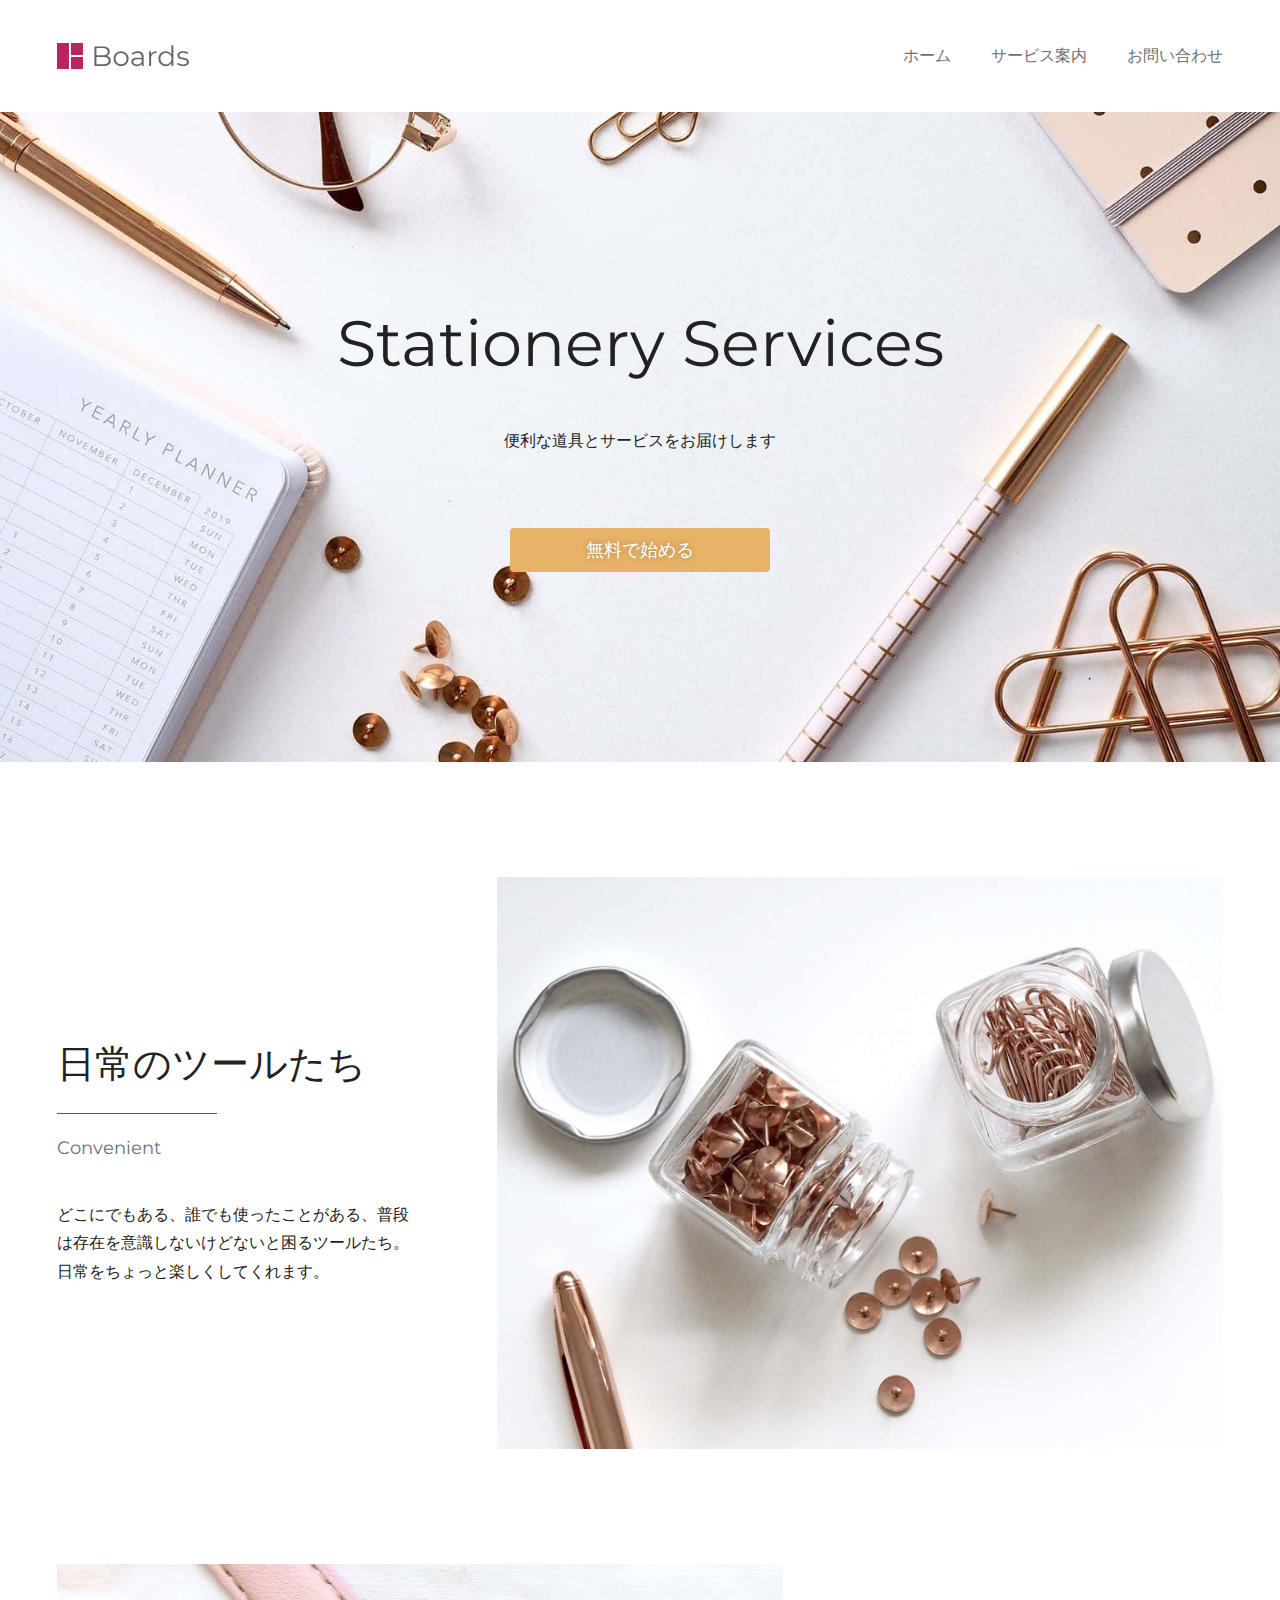
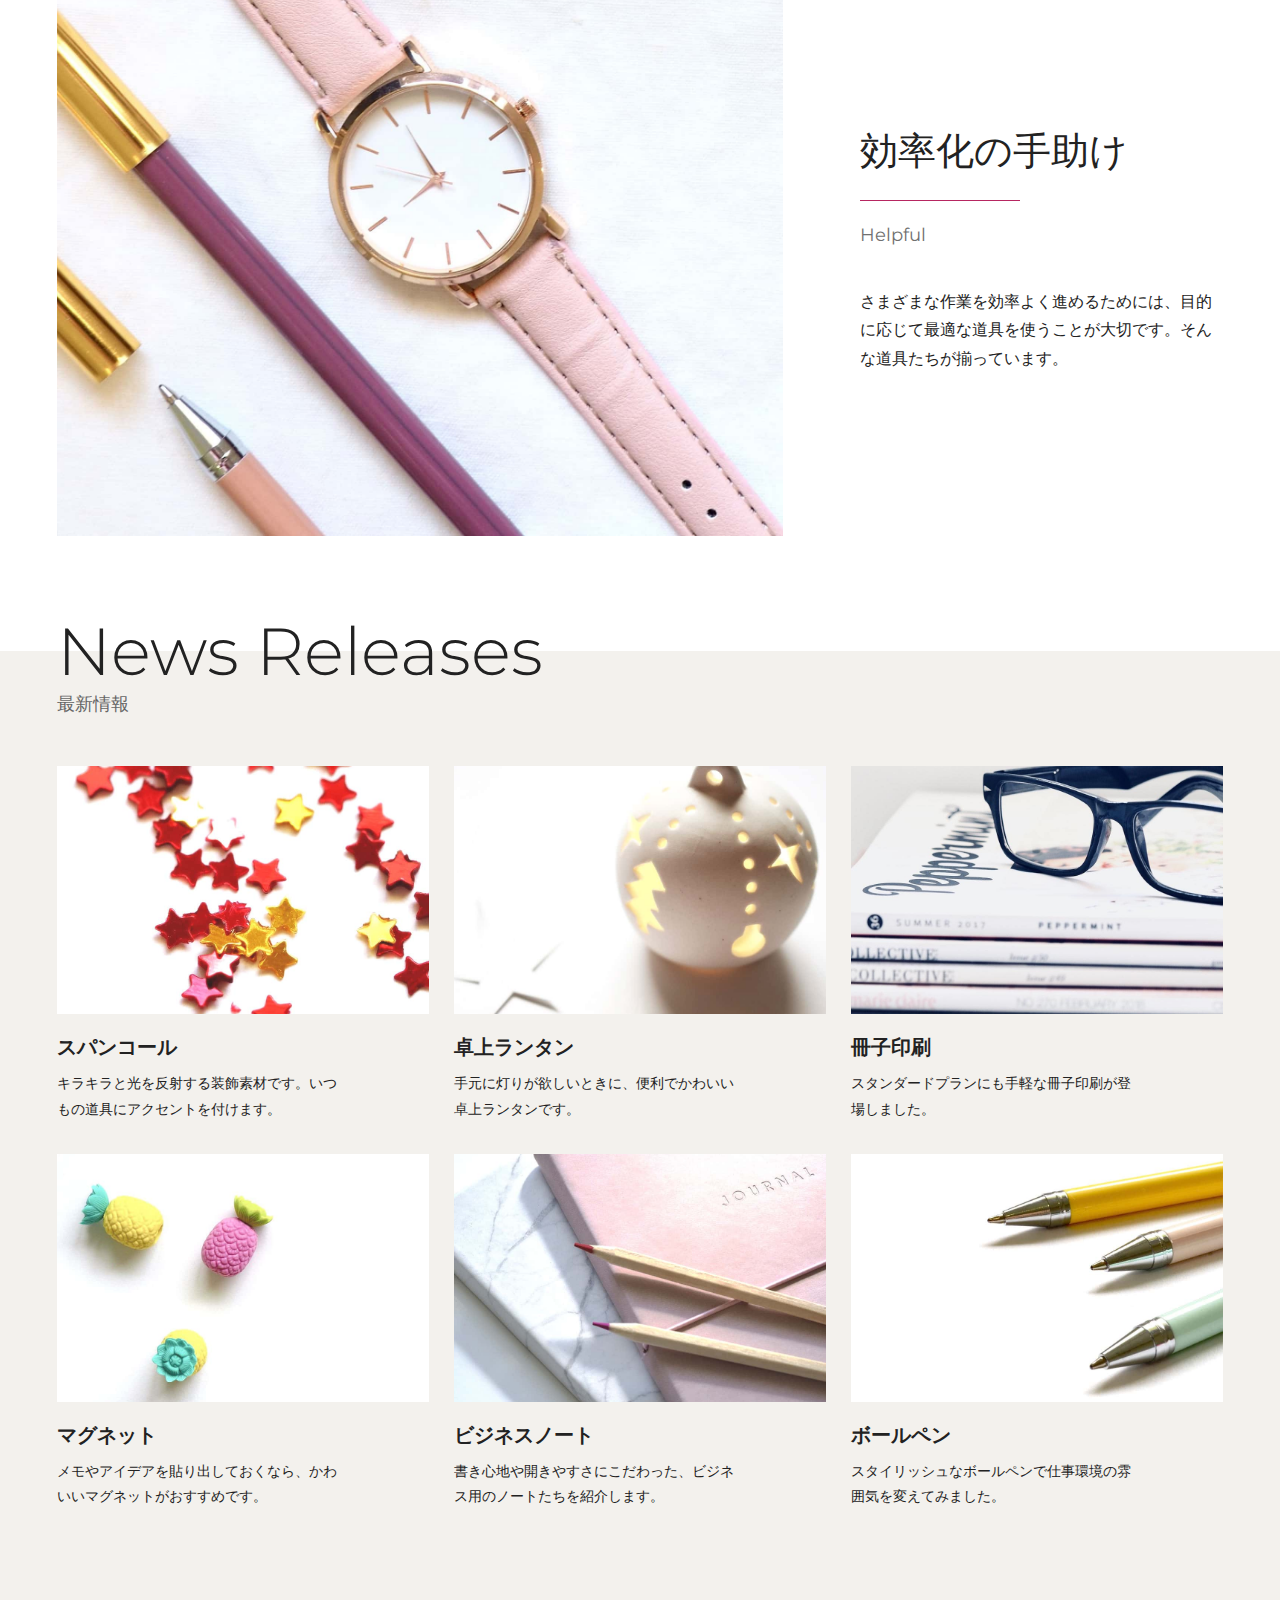
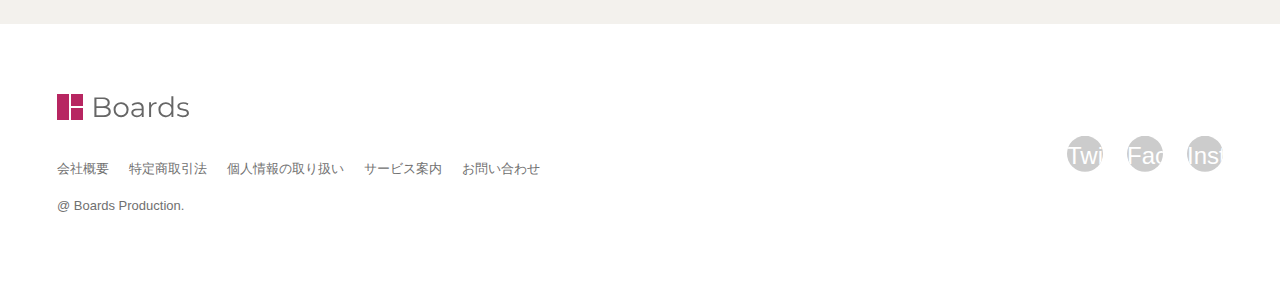
<file: web-completed/index.html>
<!DOCTYPE html>
<html lang="ja">
<head>
	<meta charset="UTF-8">
	<meta name="viewport" content="width=device-width">
	<title>Boards</title>

	<link rel="preconnect" href="https://fonts.gstatic.com">
	<link href="https://fonts.googleapis.com/css2?family=Montserrat:wght@300;400&display=swap" rel="stylesheet">

	<link href="https://use.fontawesome.com/releases/v5.15.3/css/all.css" integrity="sha384-SZXxX4whJ79/gErwcOYf+zWLeJdY/qpuqC4cAa9rOGUstPomtqpuNWT9wdPEn2fk" crossorigin="anonymous" rel="stylesheet">
	
	<link href="style.css" rel="stylesheet">
</head>
<body>

<header class="header">
	<div class="header-container w-container">
		<div class="site">
			<a href="index.html">
				<img src="img/logo.svg" alt="Boards" width="135" height="26">
			</a>
		</div>

		<button class="navbtn" onClick="document.querySelector('html').classList.toggle('open')">
			<i class="fas fa-bars"></i>
			<i class="fas fa-times"></i>
			<span class="sr-only">MENU</span>
		</button>

		<nav class="nav">
			<ul>
				<li><a href="index.html">ホーム</a></li>
				<li><a href="content.html">サービス案内</a></li>
				<li><a href="#">お問い合わせ</a></li>				
			</ul>
		</nav>
	</div>
</header>

<section class="hero">
	<div class="hero-container w-container">
		<h1>Stationery Services</h1>
		<p>便利な道具とサービスをお届けします</p>
		<a href="#" class="btn">無料で始める</a>
	</div>
</section>

<section class="imgtext">
	<div class="imgtext-container w-container">
		<div class="text">
			<h2 class="heading-decoration">日常のツールたち</h2>
			<p>Convenient</p>
			<p>どこにでもある、誰でも使ったことがある、普段は存在を意識しないけどないと困るツールたち。日常をちょっと楽しくしてくれます。</p>
		</div>
		<figure class="img">
			<img src="img/tool.jpg" alt="" width="1600" height="1260">
		</figure>
	</div>
</section>

<section class="imgtext">
	<div class="imgtext-container reverse w-container">
		<div class="text">
			<h2 class="heading-decoration">効率化の手助け</h2>
			<p>Helpful</p>
			<p>さまざまな作業を効率よく進めるためには、目的に応じて最適な道具を使うことが大切です。そんな道具たちが揃っています。</p>
		</div>
		<figure class="img">
			<img src="img/helpful.jpg" alt="" width="1600" height="1260">
		</figure>
	</div>
</section>

<section class="posts">
	<div class="w-container">
		<h2 class="heading">
			News Releases <span>最新情報</span>
		</h2>

		<div class="posts-container">
			<article class="post">
				<a href="#">
					<figure><img src="img/news01.jpg" alt="" width="1000" height="750"></figure>
					<h3>スパンコール</h3>
					<p>キラキラと光を反射する装飾素材です。いつもの道具にアクセントを付けます。</p>
				</a>
			</article>

			<article class="post">
				<a href="#">
					<figure><img src="img/news02.jpg" alt="" width="1000" height="750"></figure>
					<h3>卓上ランタン</h3>
					<p>手元に灯りが欲しいときに、便利でかわいい卓上ランタンです。</p>
				</a>
			</article>

			<article class="post">
				<a href="#">
					<figure><img src="img/news03.jpg" alt="" width="1000" height="1000"></figure>
					<h3>冊子印刷</h3>
					<p>スタンダードプランにも手軽な冊子印刷が登場しました。</p>
				</a>
			</article>

			<article class="post">
				<a href="#">
					<figure><img src="img/news04.jpg" alt="" width="1000" height="750"></figure>
					<h3>マグネット</h3>
					<p>メモやアイデアを貼り出しておくなら、かわいいマグネットがおすすめです。</p>
				</a>
			</article>

			<article class="post">
				<a href="#">
					<figure><img src="img/news05.jpg" alt="" width="1000" height="750"></figure>
					<h3>ビジネスノート</h3>
					<p>書き心地や開きやすさにこだわった、ビジネス用のノートたちを紹介します。</p>
				</a>
			</article>

			<article class="post">
				<a href="#">
					<figure><img src="img/news06.jpg" alt="" width="1000" height="750"></figure>
					<h3>ボールペン</h3>
					<p>スタイリッシュなボールペンで仕事環境の雰囲気を変えてみました。</p>
				</a>
			</article>
		</div>
	</div>
</section>

<footer class="footer">
	<div class="footer-container w-container">
		<div class="footer-site">
			<a href="index.html">
				<img src="img/logo.svg" alt="Boards" width="135" height="26">
			</a>
		</div>

		<ul class="footer-sns">
			<li>
				<a href="#">
					<i class="fab fa-twitter"></i>
					<span class="sr-only">Twitter</span>
				</a>
			</li>
			<li>
				<a href="#">
					<i class="fab fa-facebook-f"></i>
					<span class="sr-only">Facebook</span>
				</a>
			</li>
			<li>
				<a href="#">
					<i class="fab fa-instagram"></i>
					<span class="sr-only">Instagram</span>
				</a>
			</li>
		</ul>

		<ul class="footer-menu">
			<li><a href="#">会社概要</a></li>
			<li><a href="#">特定商取引法</a></li>
			<li><a href="#">個人情報の取り扱い</a></li>
			<li><a href="content.html">サービス案内</a></li>
			<li><a href="#">お問い合わせ</a></li>
		</ul>

		<div class="footer-copy">
			@ Boards Production.
		</div>
	</div>
</footer>

</body>
</html>
</file>
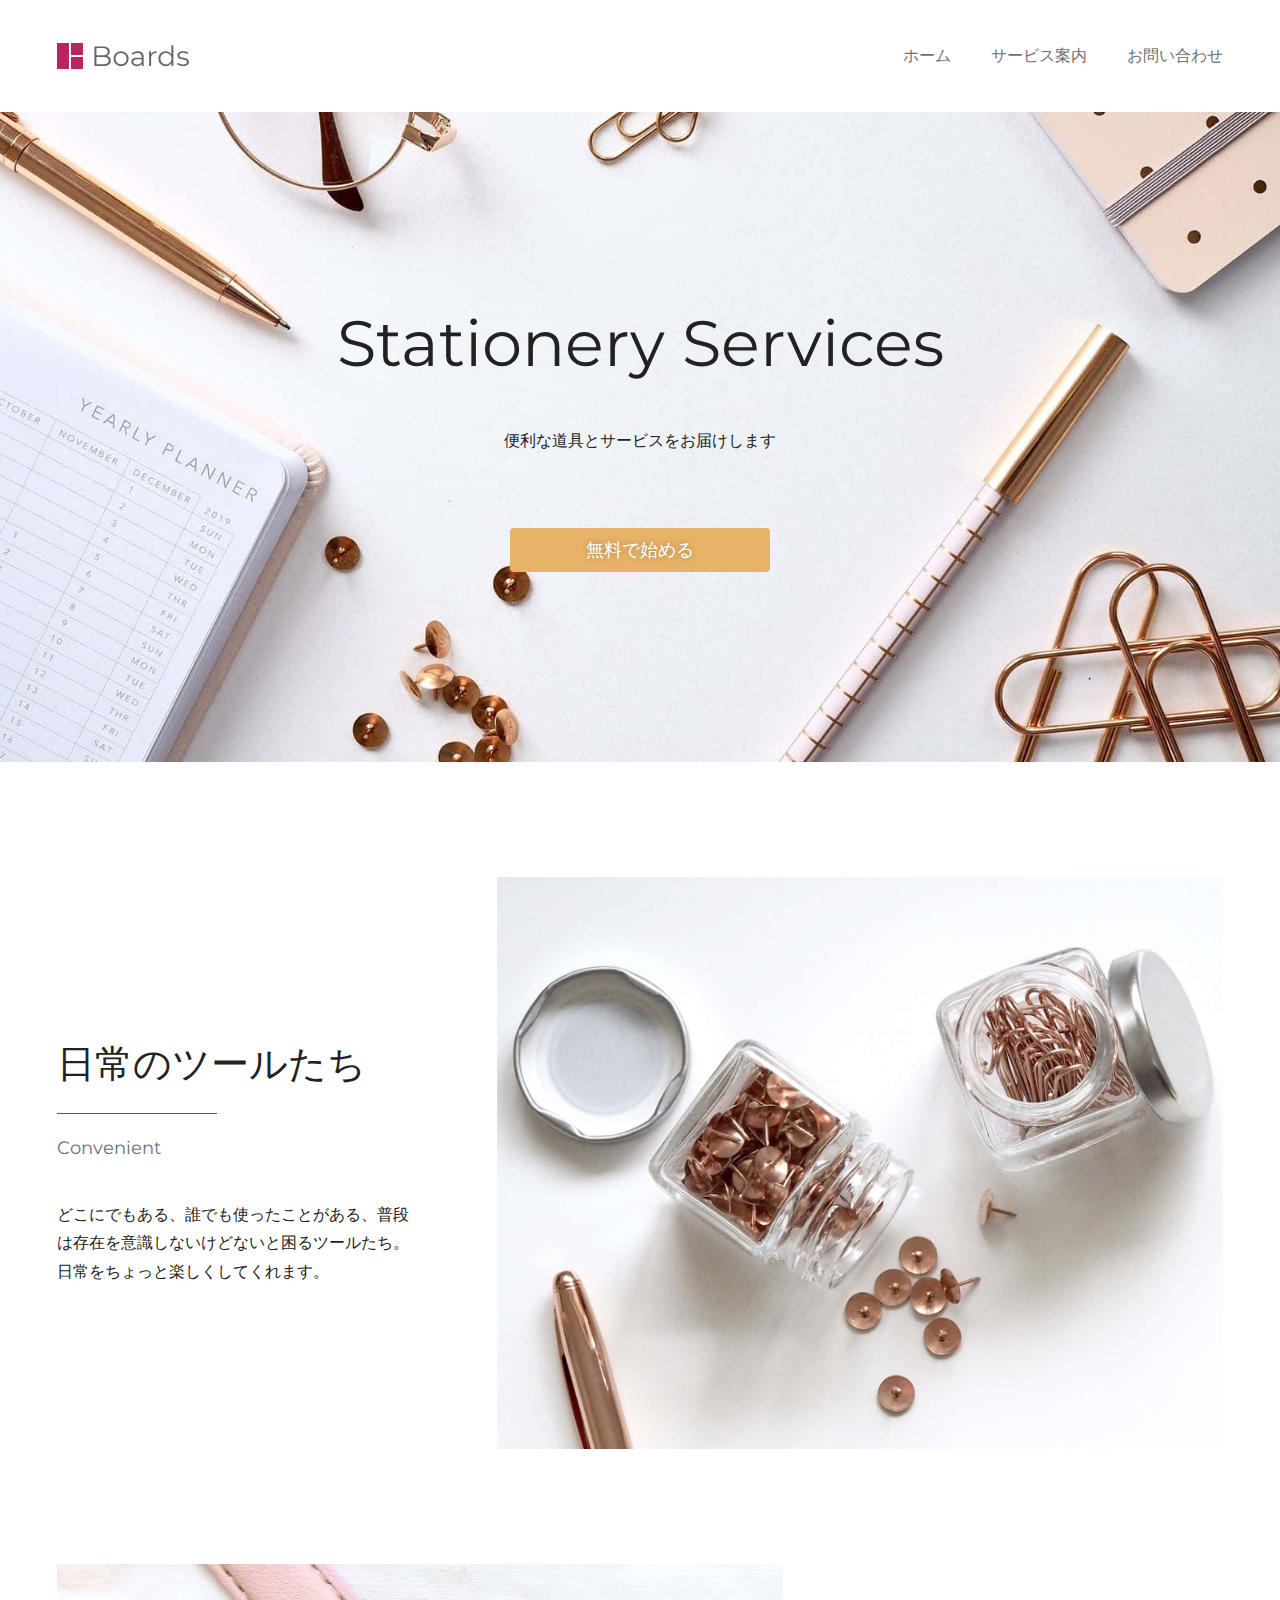
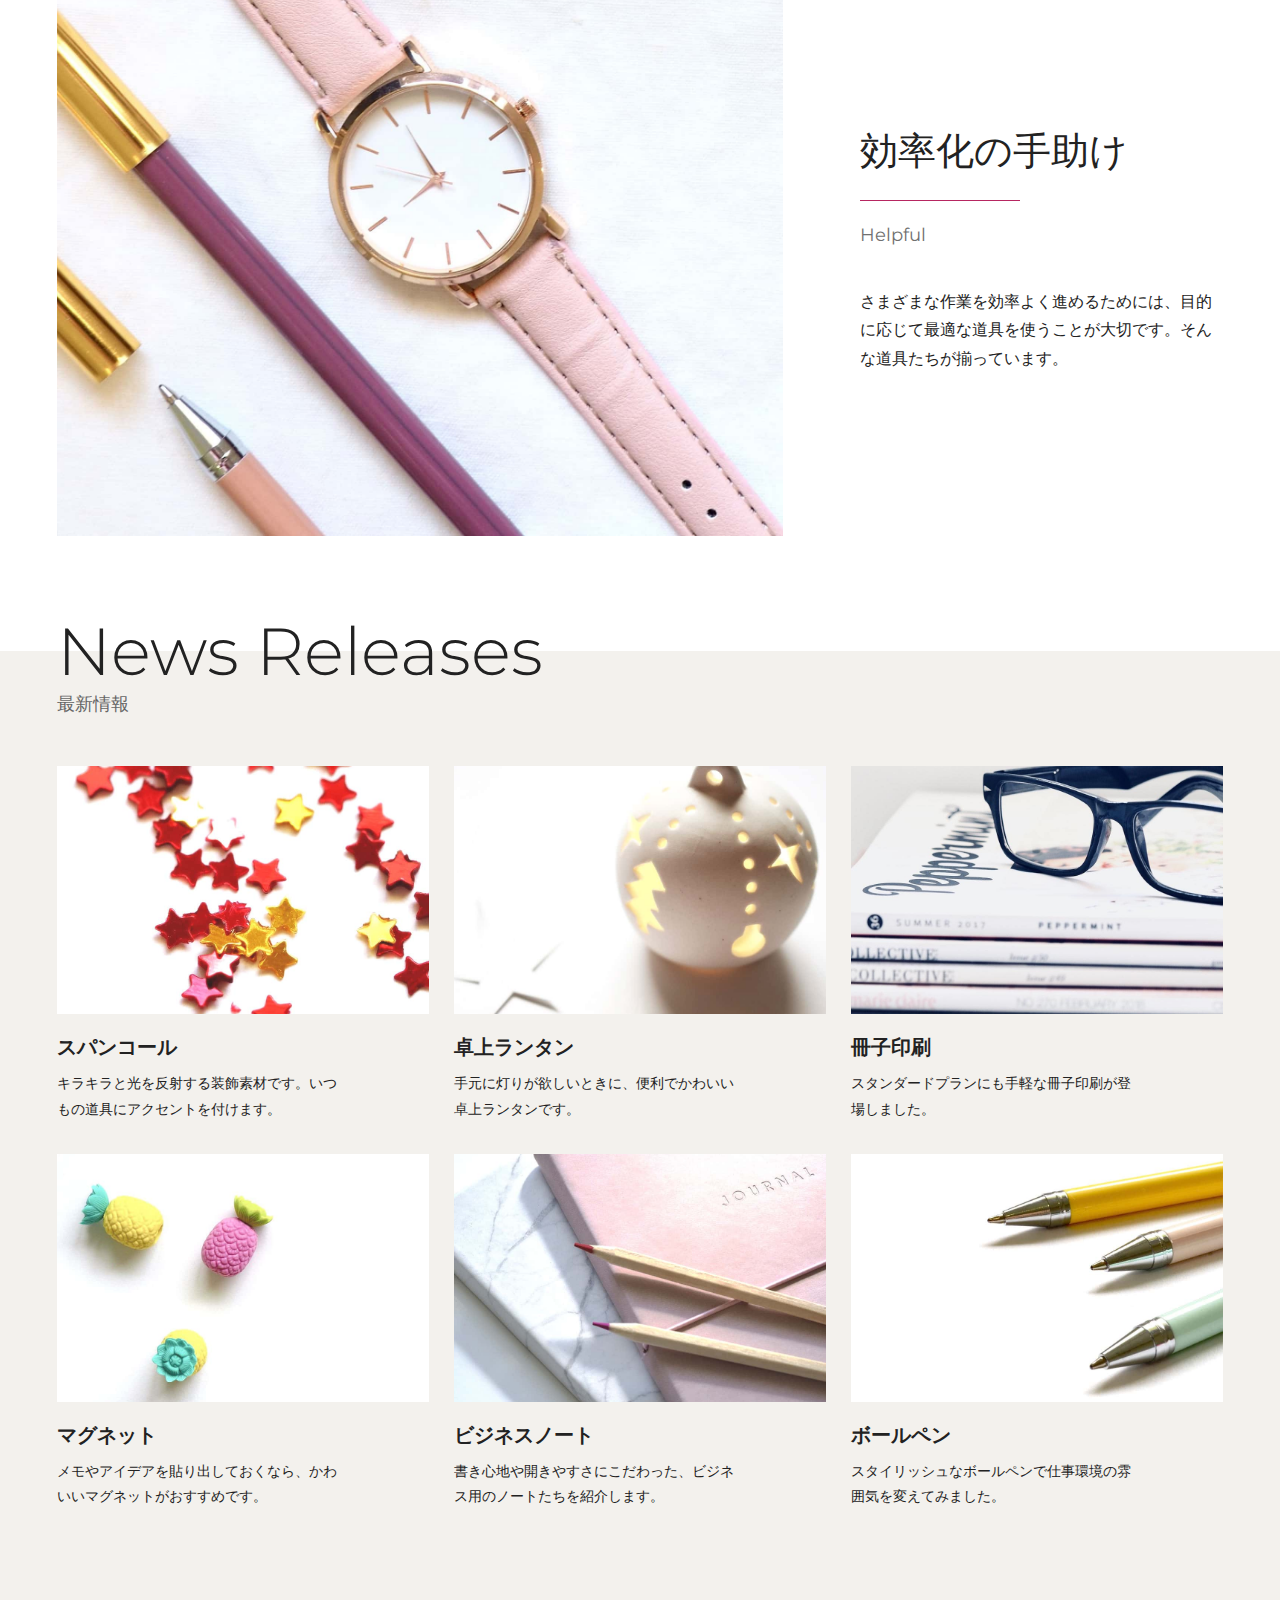
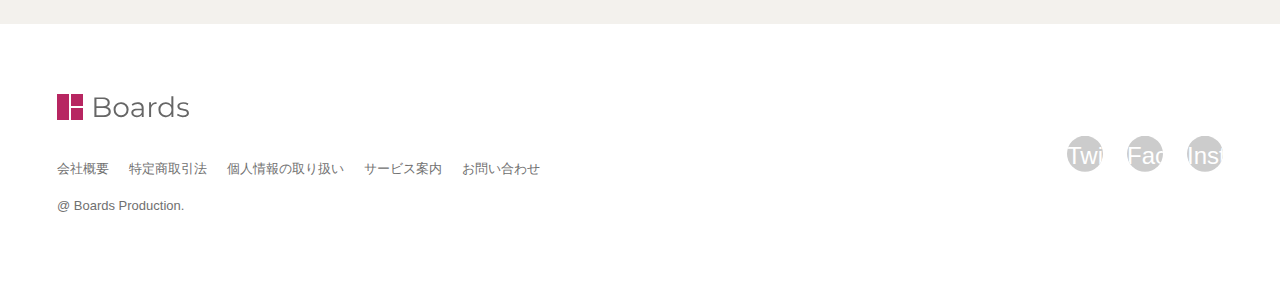
<file: variation-completed/menu/index.html>
<!DOCTYPE html>
<html lang="ja">
<head>
	<meta charset="UTF-8">
	<meta name="viewport" content="width=device-width">
	<title>Boards</title>

	<link rel="preconnect" href="https://fonts.gstatic.com">
	<link href="https://fonts.googleapis.com/css2?family=Montserrat:wght@300;400&display=swap" rel="stylesheet">

	<link href="https://use.fontawesome.com/releases/v5.15.3/css/all.css" integrity="sha384-SZXxX4whJ79/gErwcOYf+zWLeJdY/qpuqC4cAa9rOGUstPomtqpuNWT9wdPEn2fk" crossorigin="anonymous" rel="stylesheet">
	
	<link href="dist/hamburgers.css" rel="stylesheet">
	<link href="style.css" rel="stylesheet">
<style>
.hamburger-inner, .hamburger-inner::before, .hamburger-inner::after,
.hamburger.is-active .hamburger-inner, 
.hamburger.is-active .hamburger-inner::before, 
.hamburger.is-active .hamburger-inner::after {
    background-color: currentColor;
}
</style>
</head>
<body>

<header class="header">
	<div class="header-container w-container">
		<div class="site">
			<a href="index.html">
				<img src="img/logo.svg" alt="Boards" width="135" height="26">
			</a>
		</div>

		<button class="navbtn hamburger hamburger--stand"
		 onClick="document.querySelector('html').classList.toggle('open');
		 document.querySelector('.navbtn').classList.toggle('is-active');">
		   <span class="hamburger-box">
			   <span class="hamburger-inner"></span>
		   </span>
	   </button>

		<nav class="nav">
			<ul>
				<li><a href="index.html">ホーム</a></li>
				<li><a href="content.html">サービス案内</a></li>
				<li><a href="#">お問い合わせ</a></li>				
			</ul>
		</nav>
	</div>
</header>

<section class="hero">
	<div class="hero-container w-container">
		<h1>Stationery Services</h1>
		<p>便利な道具とサービスをお届けします</p>
		<a href="#" class="btn">無料で始める</a>
	</div>
</section>

<section class="imgtext">
	<div class="imgtext-container w-container">
		<div class="text">
			<h2 class="heading-decoration">日常のツールたち</h2>
			<p>Convenient</p>
			<p>どこにでもある、誰でも使ったことがある、普段は存在を意識しないけどないと困るツールたち。日常をちょっと楽しくしてくれます。</p>
		</div>
		<figure class="img">
			<img src="img/tool.jpg" alt="" width="1600" height="1260">
		</figure>
	</div>
</section>

<section class="imgtext">
	<div class="imgtext-container reverse w-container">
		<div class="text">
			<h2 class="heading-decoration">効率化の手助け</h2>
			<p>Helpful</p>
			<p>さまざまな作業を効率よく進めるためには、目的に応じて最適な道具を使うことが大切です。そんな道具たちが揃っています。</p>
		</div>
		<figure class="img">
			<img src="img/helpful.jpg" alt="" width="1600" height="1260">
		</figure>
	</div>
</section>

<section class="posts">
	<div class="w-container">
		<h2 class="heading">
			News Releases <span>最新情報</span>
		</h2>

		<div class="posts-container">
			<article class="post">
				<a href="#">
					<figure><img src="img/news01.jpg" alt="" width="1000" height="750"></figure>
					<h3>スパンコール</h3>
					<p>キラキラと光を反射する装飾素材です。いつもの道具にアクセントを付けます。</p>
				</a>
			</article>

			<article class="post">
				<a href="#">
					<figure><img src="img/news02.jpg" alt="" width="1000" height="750"></figure>
					<h3>卓上ランタン</h3>
					<p>手元に灯りが欲しいときに、便利でかわいい卓上ランタンです。</p>
				</a>
			</article>

			<article class="post">
				<a href="#">
					<figure><img src="img/news03.jpg" alt="" width="1000" height="1000"></figure>
					<h3>冊子印刷</h3>
					<p>スタンダードプランにも手軽な冊子印刷が登場しました。</p>
				</a>
			</article>

			<article class="post">
				<a href="#">
					<figure><img src="img/news04.jpg" alt="" width="1000" height="750"></figure>
					<h3>マグネット</h3>
					<p>メモやアイデアを貼り出しておくなら、かわいいマグネットがおすすめです。</p>
				</a>
			</article>

			<article class="post">
				<a href="#">
					<figure><img src="img/news05.jpg" alt="" width="1000" height="750"></figure>
					<h3>ビジネスノート</h3>
					<p>書き心地や開きやすさにこだわった、ビジネス用のノートたちを紹介します。</p>
				</a>
			</article>

			<article class="post">
				<a href="#">
					<figure><img src="img/news06.jpg" alt="" width="1000" height="750"></figure>
					<h3>ボールペン</h3>
					<p>スタイリッシュなボールペンで仕事環境の雰囲気を変えてみました。</p>
				</a>
			</article>
		</div>
	</div>
</section>

<footer class="footer">
	<div class="footer-container w-container">
		<div class="footer-site">
			<a href="index.html">
				<img src="img/logo.svg" alt="Boards" width="135" height="26">
			</a>
		</div>

		<ul class="footer-sns">
			<li>
				<a href="#">
					<i class="fab fa-twitter"></i>
					<span class="sr-only">Twitter</span>
				</a>
			</li>
			<li>
				<a href="#">
					<i class="fab fa-facebook-f"></i>
					<span class="sr-only">Facebook</span>
				</a>
			</li>
			<li>
				<a href="#">
					<i class="fab fa-instagram"></i>
					<span class="sr-only">Instagram</span>
				</a>
			</li>
		</ul>

		<ul class="footer-menu">
			<li><a href="#">会社概要</a></li>
			<li><a href="#">特定商取引法</a></li>
			<li><a href="#">個人情報の取り扱い</a></li>
			<li><a href="content.html">サービス案内</a></li>
			<li><a href="#">お問い合わせ</a></li>
		</ul>

		<div class="footer-copy">
			@ Boards Production.
		</div>
	</div>
</footer>

</body>
</html>
</file>
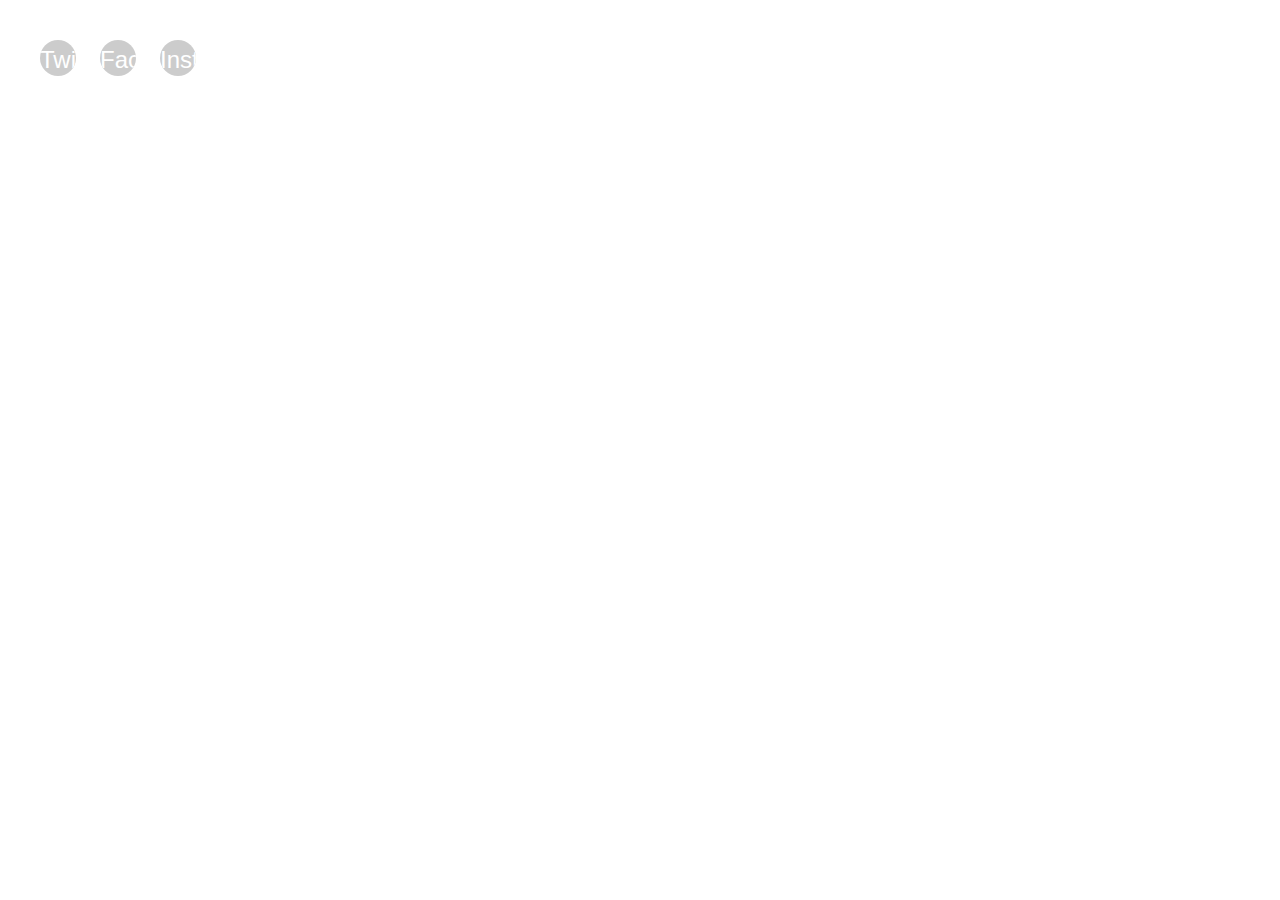
<file: variation-completed/clip-path-a.html>
<!DOCTYPE html>
<html lang="ja">
<head>
	<meta charset="UTF-8">
	<meta name="viewport" content="width=device-width">
	<title>Boards</title>

	<link rel="preconnect" href="https://fonts.gstatic.com">
	<link href="https://fonts.googleapis.com/css2?family=Montserrat:wght@300;400&display=swap" rel="stylesheet">

	<link href="https://use.fontawesome.com/releases/v5.15.3/css/all.css" integrity="sha384-SZXxX4whJ79/gErwcOYf+zWLeJdY/qpuqC4cAa9rOGUstPomtqpuNWT9wdPEn2fk" crossorigin="anonymous" rel="stylesheet">
	
	<link href="parts.css" rel="stylesheet">

<style>
.footer-sns a {
	width: 36px;
	aspect-ratio: 1 / 1;
	clip-path: circle(50%);
}
</style>
</head>
<body style="background: #fff; margin: 40px;">

    <ul class="footer-sns">
        <li>
            <a href="#">
                <i class="fab fa-twitter"></i>
                <span class="sr-only">Twitter</span>
            </a>
        </li>
        <li>
            <a href="#">
                <i class="fab fa-facebook-f"></i>
                <span class="sr-only">Facebook</span>
            </a>
        </li>
        <li>
            <a href="#">
                <i class="fab fa-instagram"></i>
                <span class="sr-only">Instagram</span>
            </a>
        </li>
    </ul>

</body>
</html>
</file>
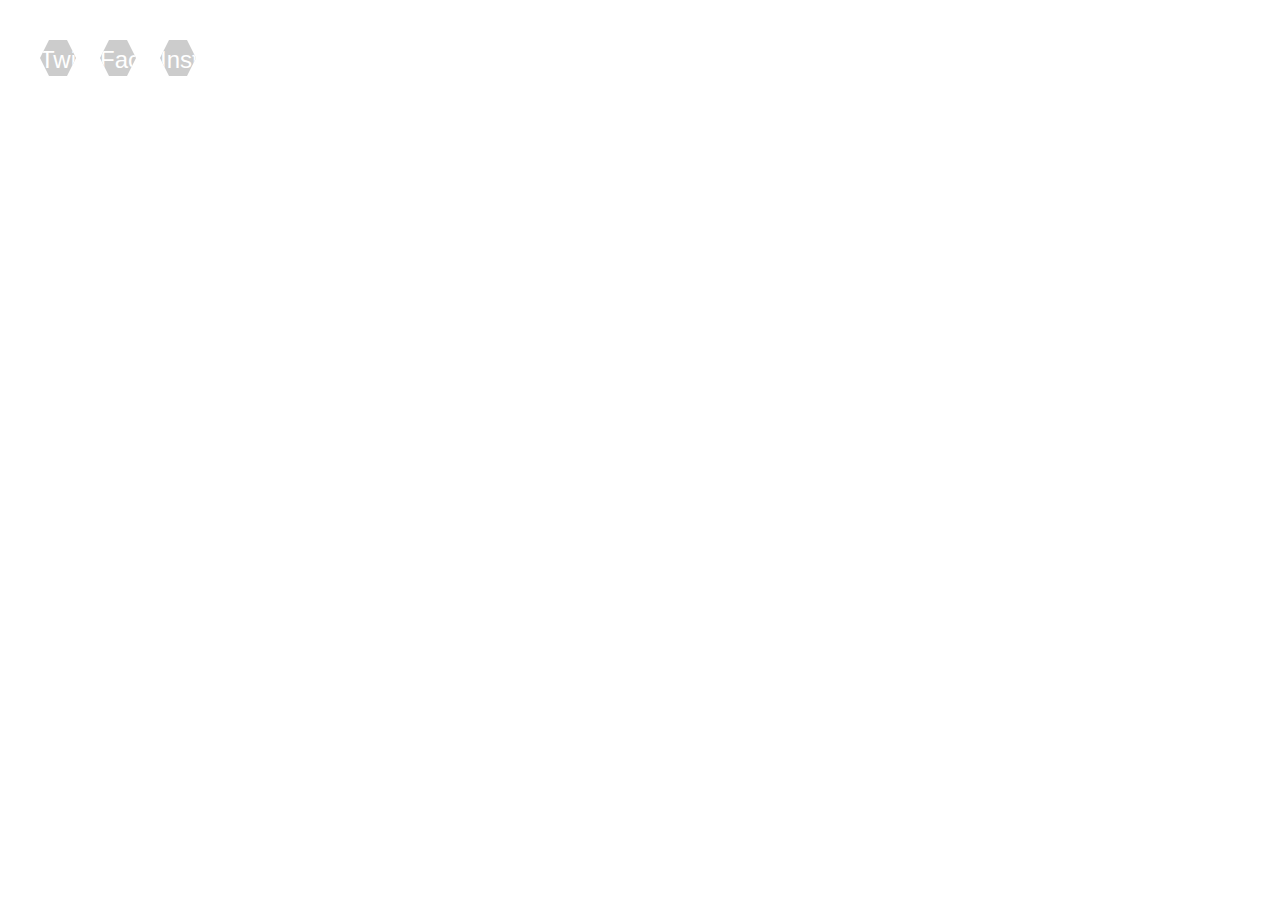
<file: variation-completed/clip-path-b.html>
<!DOCTYPE html>
<html lang="ja">
<head>
	<meta charset="UTF-8">
	<meta name="viewport" content="width=device-width">
	<title>Boards</title>

	<link rel="preconnect" href="https://fonts.gstatic.com">
	<link href="https://fonts.googleapis.com/css2?family=Montserrat:wght@300;400&display=swap" rel="stylesheet">

	<link href="https://use.fontawesome.com/releases/v5.15.3/css/all.css" integrity="sha384-SZXxX4whJ79/gErwcOYf+zWLeJdY/qpuqC4cAa9rOGUstPomtqpuNWT9wdPEn2fk" crossorigin="anonymous" rel="stylesheet">
	
	<link href="parts.css" rel="stylesheet">

<style>
.footer-sns a {
	width: 36px;
	aspect-ratio: 1 / 1;
	clip-path: polygon(25% 0%, 75% 0%, 100% 50%, 75% 100%, 25% 100%, 0% 50%);
}
</style>
</head>
<body style="background: #fff; margin: 40px;">

    <ul class="footer-sns">
        <li>
            <a href="#">
                <i class="fab fa-twitter"></i>
                <span class="sr-only">Twitter</span>
            </a>
        </li>
        <li>
            <a href="#">
                <i class="fab fa-facebook-f"></i>
                <span class="sr-only">Facebook</span>
            </a>
        </li>
        <li>
            <a href="#">
                <i class="fab fa-instagram"></i>
                <span class="sr-only">Instagram</span>
            </a>
        </li>
    </ul>

</body>
</html>
</file>
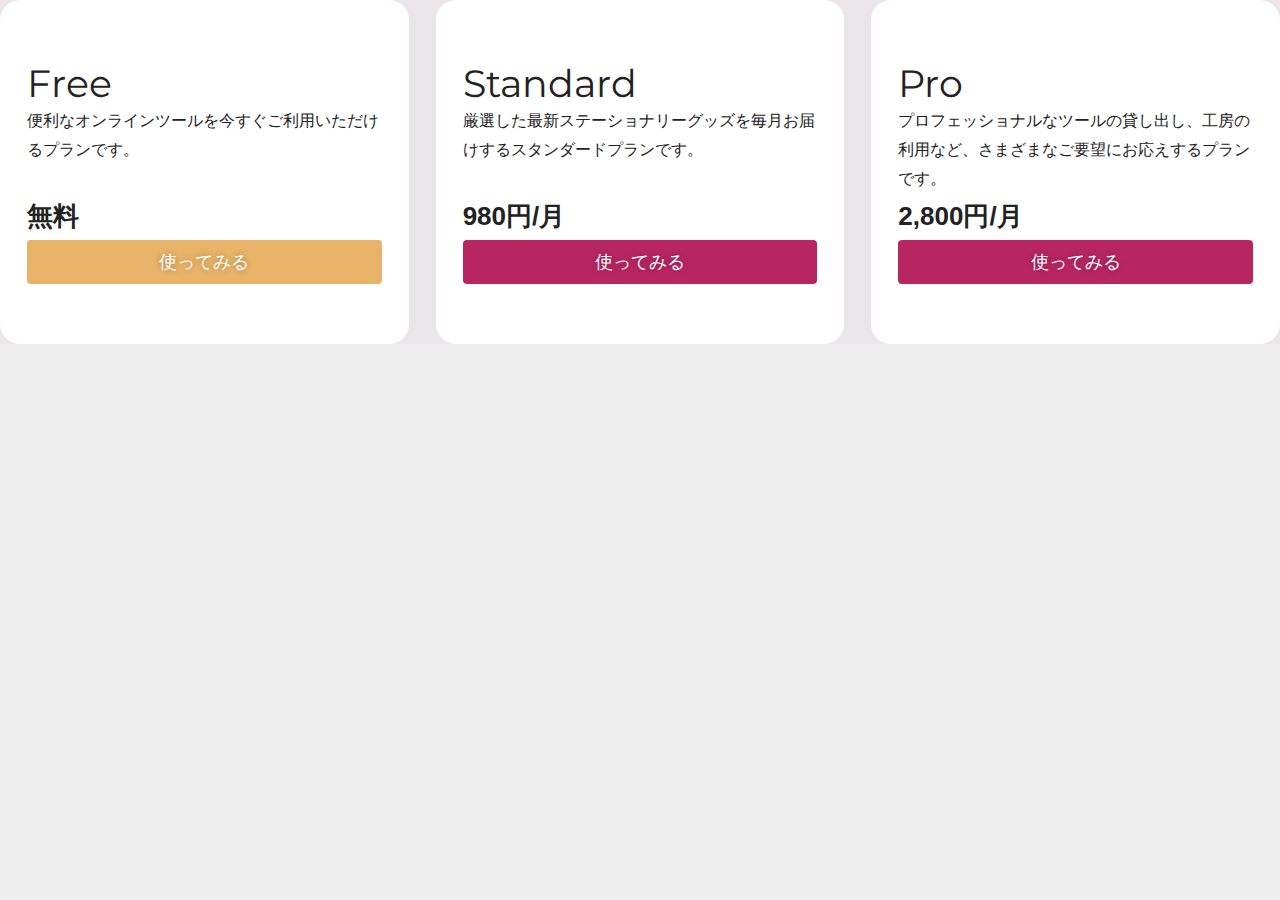
<file: variation-completed/container-query.html>
<!DOCTYPE html>
<html lang="ja">
<head>
	<meta charset="UTF-8">
	<meta name="viewport" content="width=device-width">
	<title>Boards</title>

	<link rel="preconnect" href="https://fonts.gstatic.com">
	<link href="https://fonts.googleapis.com/css2?family=Montserrat:wght@300;400&display=swap" rel="stylesheet">

	<link href="https://use.fontawesome.com/releases/v5.15.3/css/all.css" integrity="sha384-SZXxX4whJ79/gErwcOYf+zWLeJdY/qpuqC4cAa9rOGUstPomtqpuNWT9wdPEn2fk" crossorigin="anonymous" rel="stylesheet">
	
	<link href="parts.css" rel="stylesheet">

<style>
.plan {
    container-name: plan; 
    container-type: inline-size;
}


@container plan (min-width: 450px) {
	/* プラン名を横に並べる設定 */
	.plan > * {
		margin-left: 50%;
	}
    .plan h3 {
		position: absolute;
		margin: 0;
		width: 40%;
		height: 60%;
		padding: 20px;
		box-sizing: border-box;
		background: #e9e5e9;
    }

}


.plans-container {
	display: grid;
	gap: 27px;
}

@media (min-width: 768px) {
	.plans-container {
		grid-template-columns: repeat(3, 1fr);
	}
}

</style>
</head>
<body class="parts-plans">

<section class="plans">
	<div class="plans-container">
		<div class="plan">
			<h3>Free</h3>
			<p class="desc">便利なオンラインツールを今すぐご利用いただけるプランです。</p>
			<p class="price">無料</p>
			<a href="#" class="btn">使ってみる</a>
		</div>

		<div class="plan">
			<h3>Standard</h3>
			<p class="desc">厳選した最新ステーショナリーグッズを毎月お届けするスタンダードプランです。</p>
			<p class="price">980円/月</p>
			<a href="#" class="btn btn-accent">使ってみる</a>
		</div>

		<div class="plan">
			<h3>Pro</h3>
			<p class="desc">プロフェッショナルなツールの貸し出し、工房の利用など、さまざまなご要望にお応えするプランです。</p>
			<p class="price">2,800円/月</p>
			<a href="#" class="btn btn-accent">使ってみる</a>
		</div>
	</div>
</section>
	
</body>
</html>
</file>
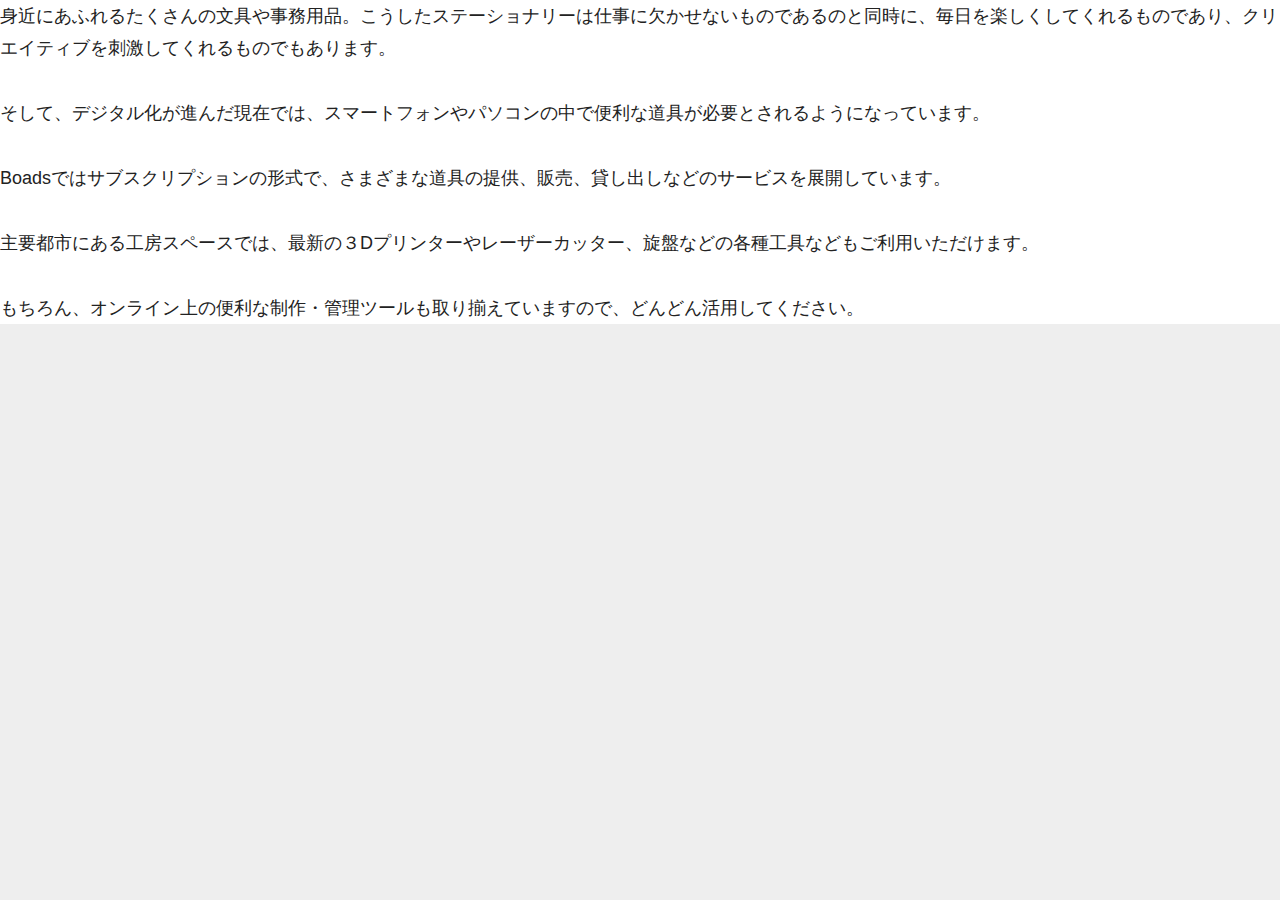
<file: variation-completed/entry-flex01.html>
<!DOCTYPE html>
<html lang="ja">
<head>
	<meta charset="UTF-8">
	<meta name="viewport" content="width=device-width">
	<title>Boards</title>

	<link rel="preconnect" href="https://fonts.gstatic.com">
	<link href="https://fonts.googleapis.com/css2?family=Montserrat:wght@300;400&display=swap" rel="stylesheet">

	<link href="https://use.fontawesome.com/releases/v5.15.3/css/all.css" integrity="sha384-SZXxX4whJ79/gErwcOYf+zWLeJdY/qpuqC4cAa9rOGUstPomtqpuNWT9wdPEn2fk" crossorigin="anonymous" rel="stylesheet">
	
	<link href="parts.css" rel="stylesheet">

<style>
p {
	line-height: 1.8;
}

.entry-container {
    display: flex;
    flex-direction: column;
    gap: 1.8em;
    font-size: clamp(16px, 2.4vw, 18px);
}

</style>
</head>
<body>

<article class="entry">
    <div class="entry-container">
        <p>身近にあふれるたくさんの文具や事務用品。こうしたステーショナリーは仕事に欠かせないものであるのと同時に、毎日を楽しくしてくれるものであり、クリエイティブを刺激してくれるものでもあります。</p>
        <p>そして、デジタル化が進んだ現在では、スマートフォンやパソコンの中で便利な道具が必要とされるようになっています。</p>
        <p>Boadsではサブスクリプションの形式で、さまざまな道具の提供、販売、貸し出しなどのサービスを展開しています。</p>
        <p>主要都市にある工房スペースでは、最新の３Dプリンターやレーザーカッター、旋盤などの各種工具などもご利用いただけます。</p>
        <p>もちろん、オンライン上の便利な制作・管理ツールも取り揃えていますので、どんどん活用してください。</p>
    </div>
</article>

	
</body>
</html>
</file>
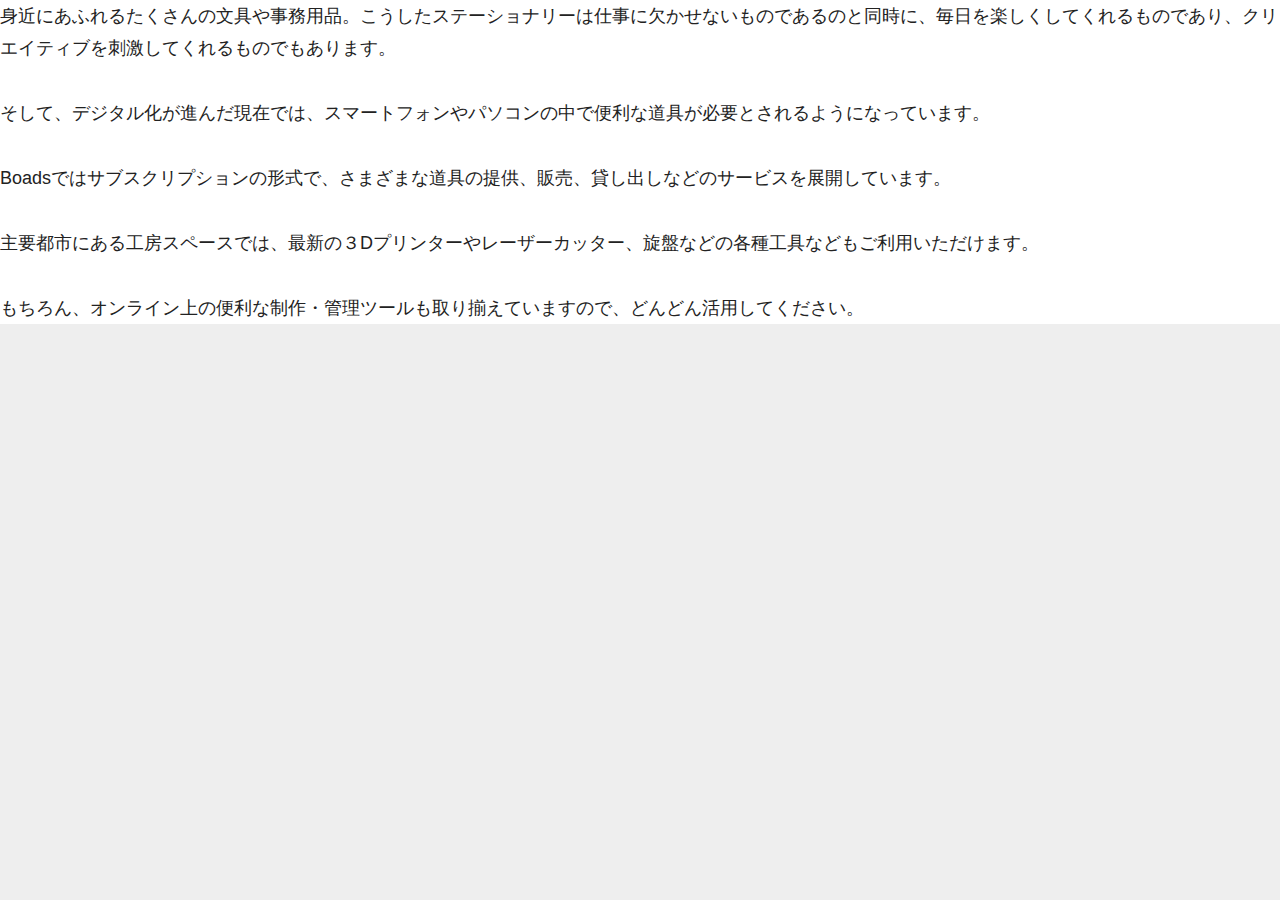
<file: variation-completed/entry-grid01.html>
<!DOCTYPE html>
<html lang="ja">
<head>
	<meta charset="UTF-8">
	<meta name="viewport" content="width=device-width">
	<title>Boards</title>

	<link rel="preconnect" href="https://fonts.gstatic.com">
	<link href="https://fonts.googleapis.com/css2?family=Montserrat:wght@300;400&display=swap" rel="stylesheet">

	<link href="https://use.fontawesome.com/releases/v5.15.3/css/all.css" integrity="sha384-SZXxX4whJ79/gErwcOYf+zWLeJdY/qpuqC4cAa9rOGUstPomtqpuNWT9wdPEn2fk" crossorigin="anonymous" rel="stylesheet">
	
	<link href="parts.css" rel="stylesheet">

<style>
p {
	line-height: 1.8;
}

.entry-container {
    display: grid;
    gap: 1.8em;
    font-size: clamp(16px, 2.4vw, 18px);
}

</style>
</head>
<body>

<article class="entry">
    <div class="entry-container">
        <p>身近にあふれるたくさんの文具や事務用品。こうしたステーショナリーは仕事に欠かせないものであるのと同時に、毎日を楽しくしてくれるものであり、クリエイティブを刺激してくれるものでもあります。</p>
        <p>そして、デジタル化が進んだ現在では、スマートフォンやパソコンの中で便利な道具が必要とされるようになっています。</p>
        <p>Boadsではサブスクリプションの形式で、さまざまな道具の提供、販売、貸し出しなどのサービスを展開しています。</p>
        <p>主要都市にある工房スペースでは、最新の３Dプリンターやレーザーカッター、旋盤などの各種工具などもご利用いただけます。</p>
        <p>もちろん、オンライン上の便利な制作・管理ツールも取り揃えていますので、どんどん活用してください。</p>
    </div>
</article>

	
</body>
</html>
</file>
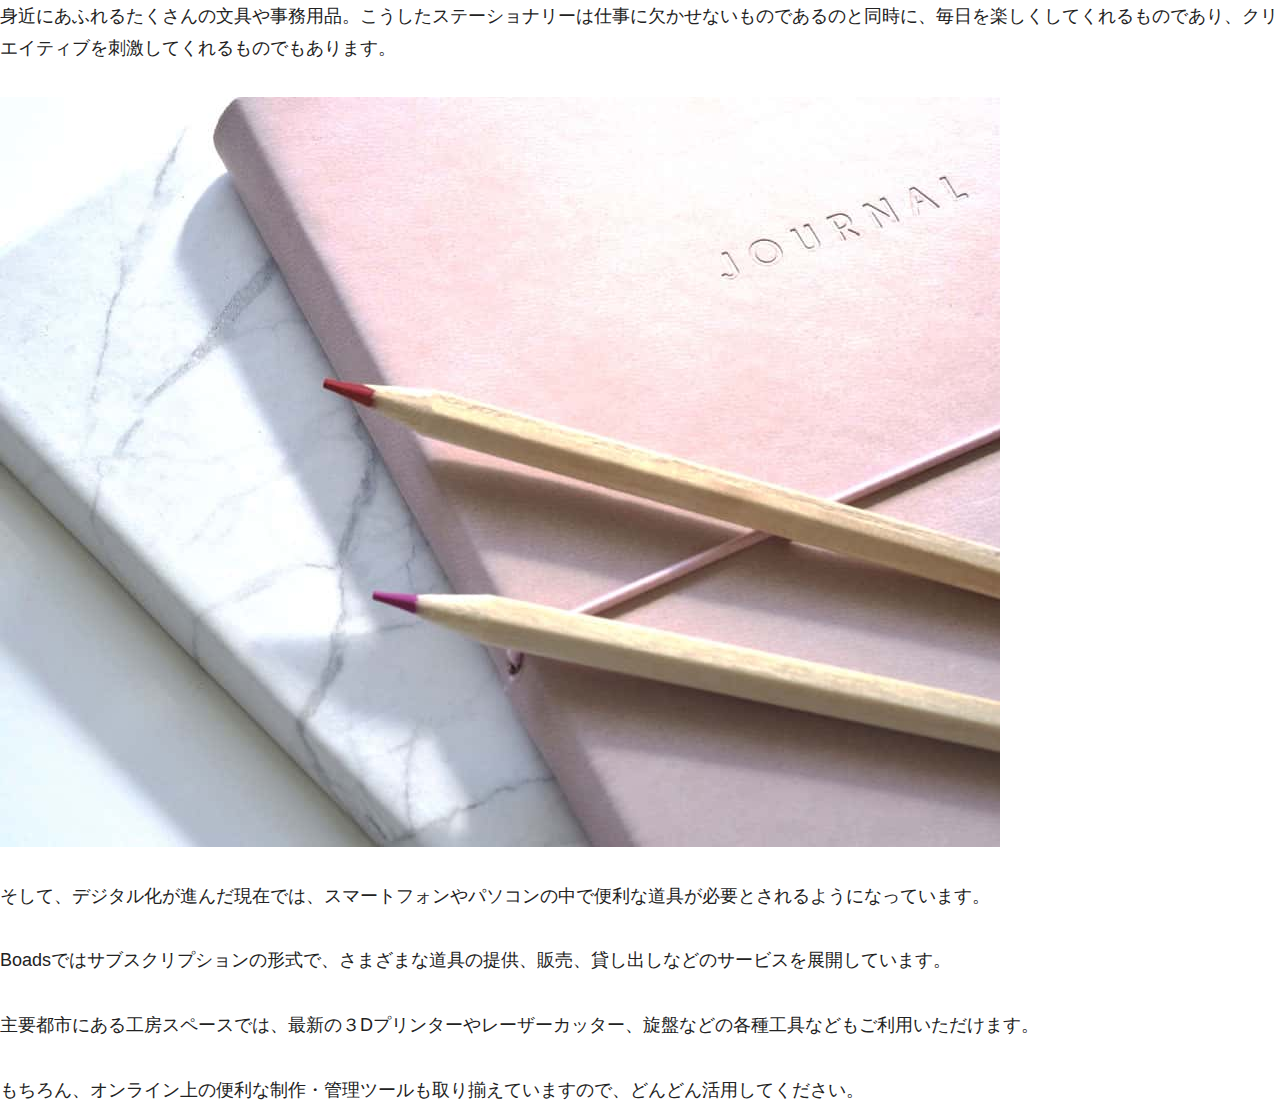
<file: variation-completed/entry-margin01-a.html>
<!DOCTYPE html>
<html lang="ja">
<head>
	<meta charset="UTF-8">
	<meta name="viewport" content="width=device-width">
	<title>Boards</title>

	<link rel="preconnect" href="https://fonts.gstatic.com">
	<link href="https://fonts.googleapis.com/css2?family=Montserrat:wght@300;400&display=swap" rel="stylesheet">

	<link href="https://use.fontawesome.com/releases/v5.15.3/css/all.css" integrity="sha384-SZXxX4whJ79/gErwcOYf+zWLeJdY/qpuqC4cAa9rOGUstPomtqpuNWT9wdPEn2fk" crossorigin="anonymous" rel="stylesheet">
	
	<link href="parts.css" rel="stylesheet">

<style>
figure {margin: 0;}

.entry-container figure {
	margin-top: revert;
	margin-bottom: revert;
}

p {
	line-height: 1.8;
}

.entry-container {
	font-size: clamp(16px, 2.4vw, 18px);
}

.entry-container p {
	margin: 1.8em 0;
}

.entry-container > :first-child {
	margin-top: 0;
}

.entry-container > :last-child {
	margin-bottom: 0;
}
</style>
</head>
<body>

<article class="entry">
	<div class="entry-container">
		<p>身近にあふれるたくさんの文具や事務用品。こうしたステーショナリーは仕事に欠かせないものであるのと同時に、毎日を楽しくしてくれるものであり、クリエイティブを刺激してくれるものでもあります。</p>
		<figure><img src="img/news05.jpg" alt="" width="1000" height="750"></figure>
		<p>そして、デジタル化が進んだ現在では、スマートフォンやパソコンの中で便利な道具が必要とされるようになっています。</p>
		<p>Boadsではサブスクリプションの形式で、さまざまな道具の提供、販売、貸し出しなどのサービスを展開しています。</p>
		<p>主要都市にある工房スペースでは、最新の３Dプリンターやレーザーカッター、旋盤などの各種工具などもご利用いただけます。</p>
		<p>もちろん、オンライン上の便利な制作・管理ツールも取り揃えていますので、どんどん活用してください。</p>
	</div>
</article>

	
</body>
</html>
</file>
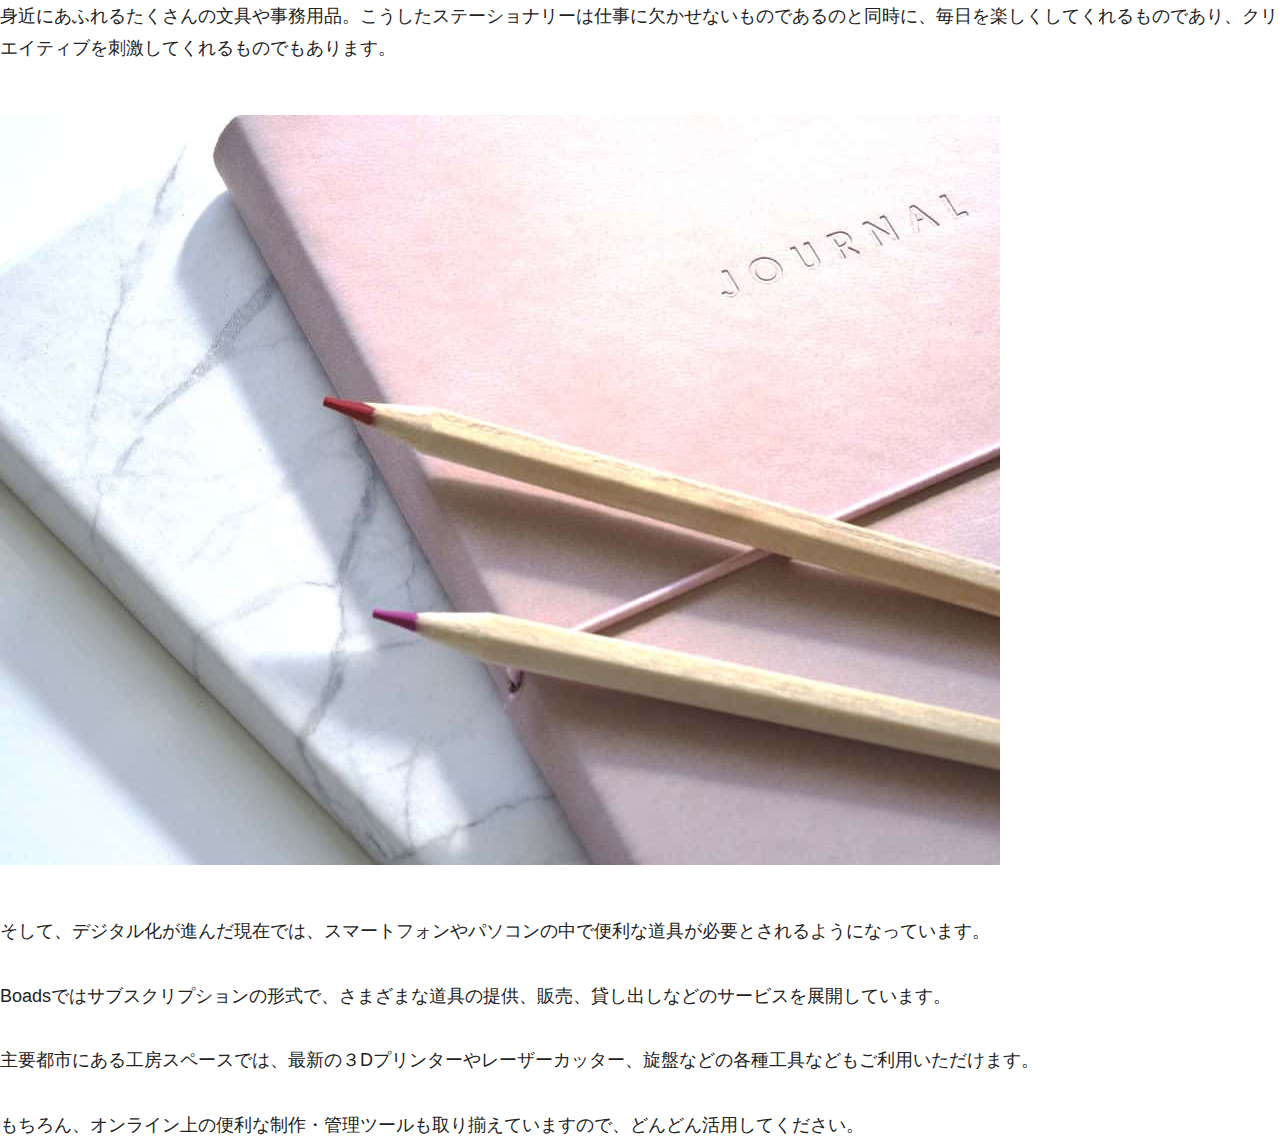
<file: variation-completed/entry-margin01-b.html>
<!DOCTYPE html>
<html lang="ja">
<head>
	<meta charset="UTF-8">
	<meta name="viewport" content="width=device-width">
	<title>Boards</title>

	<link rel="preconnect" href="https://fonts.gstatic.com">
	<link href="https://fonts.googleapis.com/css2?family=Montserrat:wght@300;400&display=swap" rel="stylesheet">

	<link href="https://use.fontawesome.com/releases/v5.15.3/css/all.css" integrity="sha384-SZXxX4whJ79/gErwcOYf+zWLeJdY/qpuqC4cAa9rOGUstPomtqpuNWT9wdPEn2fk" crossorigin="anonymous" rel="stylesheet">
	
	<link href="parts.css" rel="stylesheet">

<style>
figure {margin: 0;}
	
.entry-container figure {
	margin-top: 50px;
	margin-bottom: 50px;
}

p {
	line-height: 1.8;
}

.entry-container {
	font-size: clamp(16px, 2.4vw, 18px);
}

.entry-container p {
	margin: 1.8em 0;
}

.entry-container > :first-child {
	margin-top: 0;
}

.entry-container > :last-child {
	margin-bottom: 0;
}
</style>
</head>
<body>

<article class="entry">
	<div class="entry-container">
		<p>身近にあふれるたくさんの文具や事務用品。こうしたステーショナリーは仕事に欠かせないものであるのと同時に、毎日を楽しくしてくれるものであり、クリエイティブを刺激してくれるものでもあります。</p>
		<figure><img src="img/news05.jpg" alt="" width="1000" height="750"></figure>
		<p>そして、デジタル化が進んだ現在では、スマートフォンやパソコンの中で便利な道具が必要とされるようになっています。</p>
		<p>Boadsではサブスクリプションの形式で、さまざまな道具の提供、販売、貸し出しなどのサービスを展開しています。</p>
		<p>主要都市にある工房スペースでは、最新の３Dプリンターやレーザーカッター、旋盤などの各種工具などもご利用いただけます。</p>
		<p>もちろん、オンライン上の便利な制作・管理ツールも取り揃えていますので、どんどん活用してください。</p>
	</div>
</article>

	
</body>
</html>
</file>
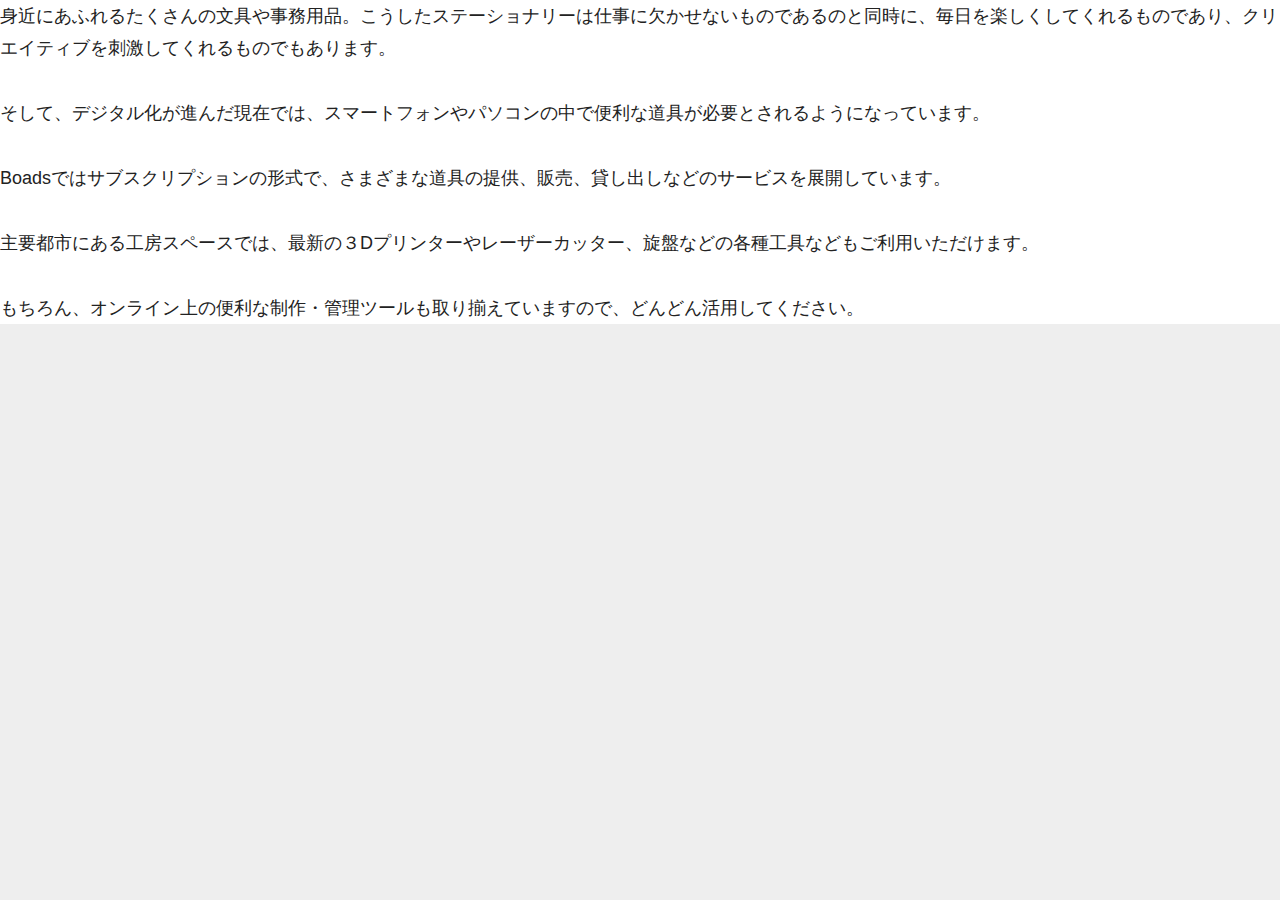
<file: variation-completed/entry-margin01.html>
<!DOCTYPE html>
<html lang="ja">
<head>
	<meta charset="UTF-8">
	<meta name="viewport" content="width=device-width">
	<title>Boards</title>

	<link rel="preconnect" href="https://fonts.gstatic.com">
	<link href="https://fonts.googleapis.com/css2?family=Montserrat:wght@300;400&display=swap" rel="stylesheet">

	<link href="https://use.fontawesome.com/releases/v5.15.3/css/all.css" integrity="sha384-SZXxX4whJ79/gErwcOYf+zWLeJdY/qpuqC4cAa9rOGUstPomtqpuNWT9wdPEn2fk" crossorigin="anonymous" rel="stylesheet">
	
	<link href="parts.css" rel="stylesheet">

<style>
p {
	line-height: 1.8;
}

.entry-container {
	font-size: clamp(16px, 2.4vw, 18px);
}

.entry-container p {
	margin: 1.8em 0;
}

.entry-container > :first-child {
	margin-top: 0;
}

.entry-container > :last-child {
	margin-bottom: 0;
}
</style>
</head>
<body>

<article class="entry">
	<div class="entry-container">
		<p>身近にあふれるたくさんの文具や事務用品。こうしたステーショナリーは仕事に欠かせないものであるのと同時に、毎日を楽しくしてくれるものであり、クリエイティブを刺激してくれるものでもあります。</p>
		<p>そして、デジタル化が進んだ現在では、スマートフォンやパソコンの中で便利な道具が必要とされるようになっています。</p>
		<p>Boadsではサブスクリプションの形式で、さまざまな道具の提供、販売、貸し出しなどのサービスを展開しています。</p>
		<p>主要都市にある工房スペースでは、最新の３Dプリンターやレーザーカッター、旋盤などの各種工具などもご利用いただけます。</p>
		<p>もちろん、オンライン上の便利な制作・管理ツールも取り揃えていますので、どんどん活用してください。</p>
	</div>
</article>

	
</body>
</html>
</file>
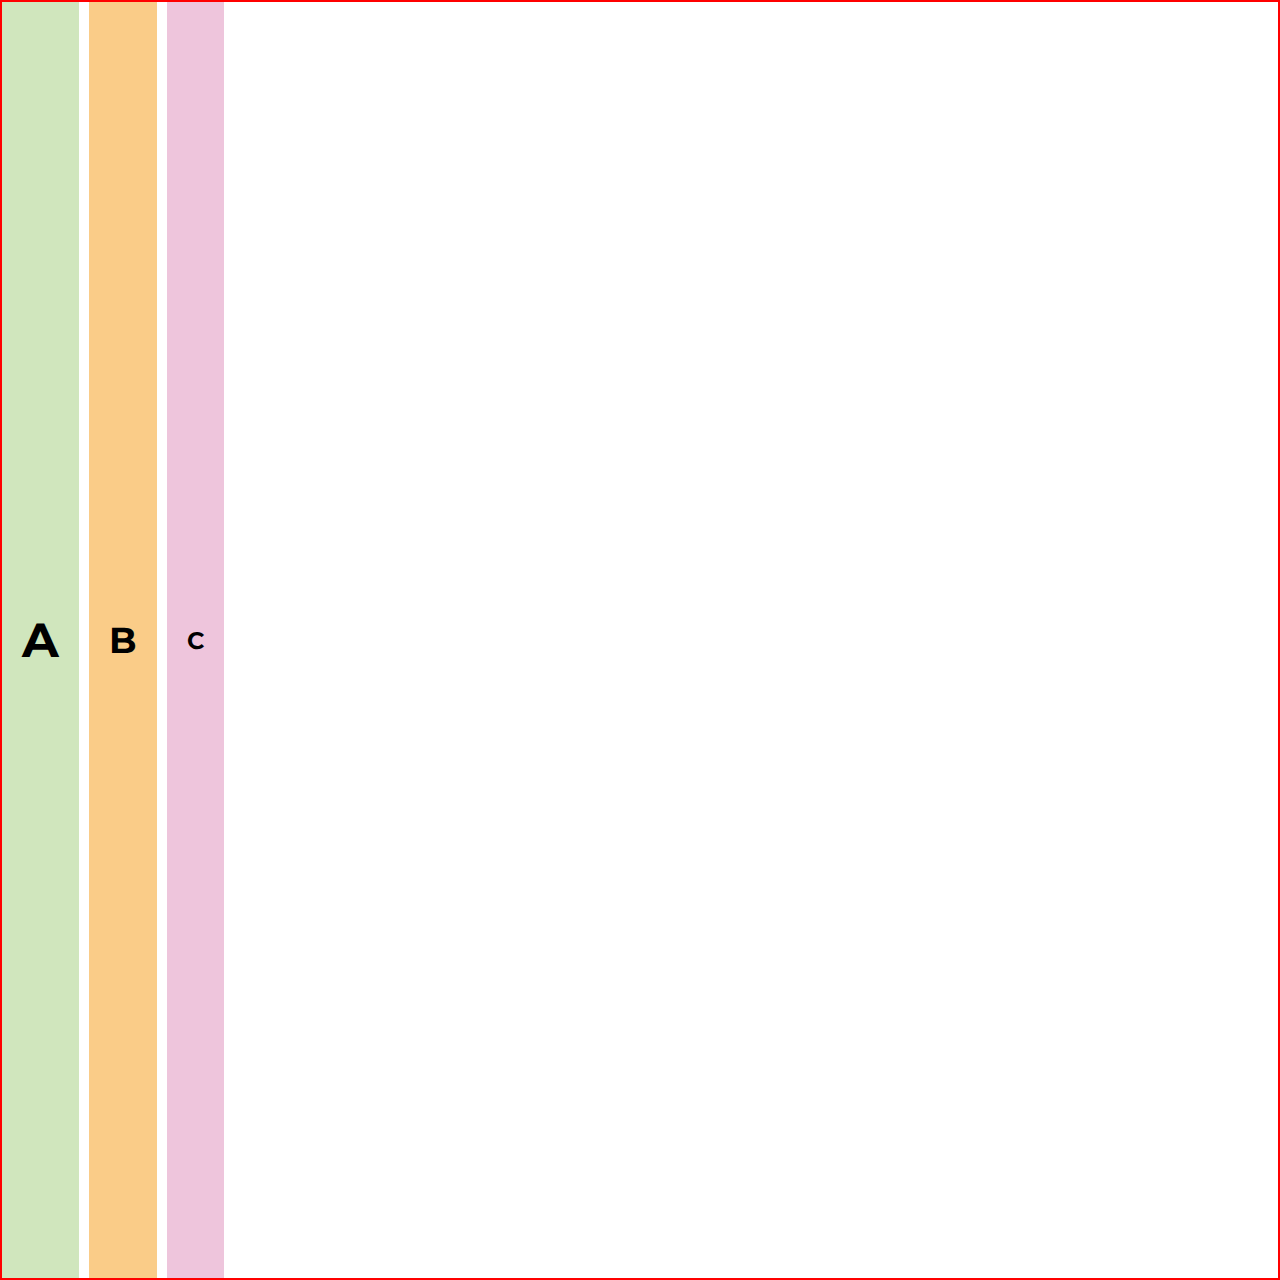
<file: variation-completed/flex.html>
<!DOCTYPE html>
<html lang="ja">
<head>
	<meta charset="UTF-8">
	<meta name="viewport" content="width=device-width">
	<title>Document</title>

	<link rel="preconnect" href="https://fonts.gstatic.com">
	<link href="https://fonts.googleapis.com/css2?family=Montserrat:wght@400,700&display=swap" rel="stylesheet">

<style>
.container {
	display: flex;
	gap: 10px;
	aspect-ratio: 1 / 1;
	border: solid 2px red;
}

@supports not (aspect-ratio: 1 / 1) {
	.container {
		height: 100vw;
	}
}

.boxA {
	background-color: #d0e6bd;
	font-size: 48px;
}

.boxB {
	background-color: #facc88;
	font-size: 36px;
}

.boxC {
	background-color: #eec5dc;
	font-size: 24px;
}

.box {
	font-family: Montserrat, sans-serif;
	font-weight: 700;
	display: grid;
	place-items: center;
	padding: 10px 20px;
}

body {
	margin: 0;
}
</style>
</head>
<body>

<div class="container">
	<div class="box boxA">A</div>
	<div class="box boxB">B</div>
	<div class="box boxC">C</div>
</div>



</body>
</html>
</file>
<file: web-completed/style.css>
@charset "UTF-8";

/* 基本 */
:root {
	--v-space: clamp(90px, 9vw, 120px);
}

body {
	margin: 0;
	background-color: #eeeeee;
	color: #222222;
	font-family: sans-serif;
}

h1, h2, h3, h4, h5, h6, p, figure, ul {
	margin: 0;
	padding: 0;
	list-style: none;
}

p {
	line-height: 1.8;
}

a {
	color: inherit;
	text-decoration: none;
}

a:hover {
	filter: brightness(90%) contrast(120%);
}

img {
	display: block;
	max-width: 100%;
	height: auto;
}


/* 横幅と左右の余白 */
.w-container {
	width: min(92%, 1166px);
	margin: auto;
	position: relative;
}

/* ヘッダー */
.header {
	height: 112px;
	background-color: #ffffff;
}

.header-container {
	display: flex;
	justify-content: space-between;
	align-items: center;
	height: 100%;
}

/* ナビゲーションボタン */
.navbtn {
	padding: 0;
	outline: none;
	border: none;
	background: transparent;
	cursor: pointer;
	color: #aaaaaa;
	font-size: 30px;
}

.open .navbtn {
	z-index: 110;
	color: #ffffff;
}

.navbtn .fa-bars {
	display: revert;
}
.open .navbtn .fa-bars {
	display: none;
}

.navbtn .fa-times {
	display: none;
}
.open .navbtn .fa-times {
	display: revert;
}

@media (min-width: 768px) {
	.navbtn {
		display: none;
	}
}

/* ナビゲーションメニュー：モバイル */
@media (max-width: 767px) {
	.nav {
		position: fixed;
		inset: 0 -100% 0 100%;
		z-index: 100;
		background-color: #4e483ae6;
		transition: transform 0.3s;
	}

	.open .nav {
		transform: translate(-100%, 0);
	}

	.open body {
		position: fixed;
		overflow: hidden;
	}

	.nav ul {
		display: flex;
		flex-direction: column;
		justify-content: center;
		align-items: center;
		height: 100%;
		gap: 40px;
		color: #ffffff;
	}
}

/* ナビゲーションメニュー：PC */
@media (min-width: 768px) {
	.nav ul {
		display: flex;
		gap: 40px;
		color: #707070;
	}
}

/* ヒーロー */
.hero {
	height: 650px;
	background-image: url(img/hero.jpg);
	background-position: center;
	background-size: cover;
}

.hero-container {
	display: grid;
	justify-items: center;
	align-content: center;
	height: 100%;
}

.hero h1 {
	margin-bottom: 42px;
	font-family: "Montserrat", sans-serif;
	font-size: clamp(48px, 5vw, 68px);
	min-height: 0vw;
	font-weight: 400;
	line-height: 1.3;
	text-align: center;
}

.hero p {
	margin-bottom: 72px;
}

/* ボタン */
.btn {
	display: block;
	width: 260px;
	padding: 10px;
	box-sizing: border-box;
	border-radius: 4px;
	background-color: #e8b368;
	color: #ffffff;
	font-size: 18px;
	text-align: center;
	text-shadow: 0 0 6px #00000052;
}

.btn-accent {
	background-color: #b72661;
}

/* 画像とテキスト */
.imgtext {
	padding: var(--v-space) 0;
	background-color: #ffffff;
}

.imgtext + .imgtext {
	padding-top: 0;
}

.imgtext-container {
	display: flex;
	flex-direction: column;
	gap: clamp(45px, 6vw, 80px);
}

@media (min-width: 768px) {
	.imgtext-container {
		flex-direction: row;
		align-items: center;
	}

	.imgtext-container.reverse {
		flex-direction: row-reverse;
	}

	.imgtext-container > .text {
		flex: 1;
		min-width: 17em;
  	}

	.imgtext-container > .img {
		flex: 2;
	}
}

/* タイトルとサブタイトル（赤色の短い線で装飾） */
.heading-decoration {
	font-size: clamp(30px, 3vw, 40px);
	min-height: 0vw;
	font-weight: 400;
}

.heading-decoration::after {
	display: block;
	content: '';
	width: 160px;
	height: 0px;
	border-top: solid 1px #b72661;
	margin-top: 0.6em;
}

.heading-decoration + p {
	margin-top: 1em;
	margin-bottom: 2em;
	color: #707070;
	font-family: "Montserrat", sans-serif;
	font-size: 18px;
}


/* 記事一覧 */
.posts {
	padding: var(--v-space) 0;
	background-color: #f3f1ed;
}

.posts-container {
	display: grid;
	grid-template-columns: repeat(2, 1fr);
	gap: 32px 25px;
}

@media (min-width: 768px) {
	.posts-container {
		grid-template-columns: repeat(3, 1fr);
	}
}

/* 記事一覧の記事 */
.post a {
	display: block;
}

.post h3 {
	margin: 1em 0 0.5em;
	font-size: clamp(12px, 2vw, 20px);
	min-height: 0vw;
}

.post p {
	max-width: 20em;
	font-size: clamp(10px, 1.6vw, 14px);
	min-height: 0vw;
}

.post img {
	aspect-ratio: 3 / 2;
	object-fit: cover;
	width: 100%;
}

@supports not (aspect-ratio: 3 / 2) {
	.post img {
		height: 180px;
	}
}

/* パーツの見出し */
.heading {
	position: absolute;
	top: calc((var(--v-space) + 0.6em) * -1);
	font-family: "Montserrat", sans-serif;
	font-size: clamp(40px, 5.2vw, 70px);
	min-height: 0vw;
	font-weight: 300;
}

.heading span {
	display: block;
	color: #666666;
	font-size: 18px;
}


/* フッター */
.footer {
	padding: 70px 0;
	background-color: #ffffff;
	color: #707070;
	font-size: 13px;
}

.footer-container {
	display: grid;
	gap: 50px;
	justify-items: center;
}

@media (min-width: 768px) {
	.footer-container {
		grid-template-columns: auto auto;
		grid-template-rows: auto auto auto;
		gap: 20px;
	}

	.footer-container > .footer-site {
		margin-bottom: 20px;
	}

	.footer-container > *:not(.footer-sns) {
		justify-self: start;
	}
	
	.footer-container > .footer-sns {
		grid-column: 2;
		grid-row: 1 / 4;
		justify-self: end;
		align-self: center;
	}
}


/* フッター：SNSメニュー */
.footer-sns {
	display: flex;
	gap: 24px;
	font-size: 24px;
}

.footer-sns a {
	display: grid;
	place-items: center;
	width: 36px;
	aspect-ratio: 1 / 1;
	background-color: #cccccc;
	color: #ffffff;
	clip-path: circle(50%);
}

@supports not (aspect-ratio: 1 / 1) {
	.footer-sns a {
		height: 36px;
	}
}


/* フッター：テキストメニュー */
.footer-menu {
	display: flex;
	flex-wrap: wrap;
	justify-content: center;
	gap: 20px;
}


/* 記事 */
.entry {
	padding-bottom: var(--v-space);
	background-color: #ffffff;
}

.entry-img img {
	width: 100%;
	max-height: 400px;
	object-fit: cover;
	margin-bottom: calc(var(--v-space) * 2 / 3);
}

.entry .w-container {
	max-width: 720px;
}

.entry .heading-decoration {
	font-size: clamp(30px, 6.25vw, 48px);
}

.entry-container {
	font-size: clamp(16px, 2.4vw, 18px);
}

.entry-container :where(h1, h2, h3, h4, h5, h6, p, figure, ul) {
	margin-top: revert;
	margin-bottom: revert;
	padding: revert;
	list-style: revert;
}

.entry-container p {
	margin: 1.8em 0;
}

.entry-container > :first-child {
	margin-top: 0;
}

.entry-container > :last-child {
	margin-bottom: 0;
}


/* プラン */
.plans {
	padding: var(--v-space) 0;
	background-color: #e9e5e9;
}

.plans-container {
	display: grid;
	gap: 27px;
}

@media (min-width: 768px) {
	.plans-container {
		grid-template-columns: repeat(3, 1fr);
	}
}

/* プラン：カード */
.plan {
	display: flex;
	flex-direction: column;
	padding: 60px 27px;
	border-radius: 20px;
	background-color: #ffffff;
}

.plan h3 {
	margin-bottom: 38px;
	font-family: "Montserrat", sans-serif;
	font-size: 38px;
	font-weight: 400;
}

.plan .desc {
	margin-bottom: 38px;
}

.plan .price {
	margin-top: auto;
	margin-bottom: 22px;
	font-size: 26px;
	font-weight: bold;
}

.plan .btn {
	width: auto;
}
</file>
<file: variation-completed/menu/style.css>
@charset "UTF-8";

/* 基本 */
:root {
	--v-space: clamp(90px, 9vw, 120px);
}

body {
	margin: 0;
	background-color: #eeeeee;
	color: #222222;
	font-family: sans-serif;
}

h1, h2, h3, h4, h5, h6, p, figure, ul {
	margin: 0;
	padding: 0;
	list-style: none;
}

p {
	line-height: 1.8;
}

a {
	color: inherit;
	text-decoration: none;
}

a:hover {
	filter: brightness(90%) contrast(120%);
}

img {
	display: block;
	max-width: 100%;
	height: auto;
}


/* 横幅と左右の余白 */
.w-container {
	width: min(92%, 1166px);
	margin: auto;
	position: relative;
}

/* ヘッダー */
.header {
	height: 112px;
	background-color: #ffffff;
}

.header-container {
	display: flex;
	justify-content: space-between;
	align-items: center;
	height: 100%;
}

/* ナビゲーションボタン */
.navbtn {
	padding: 0;
	outline: none;
	border: none;
	background: transparent;
	cursor: pointer;
	color: #aaaaaa;
	font-size: 30px;
}

.open .navbtn {
	z-index: 110;
	color: #ffffff;
}

.navbtn .fa-bars {
	display: revert;
}
.open .navbtn .fa-bars {
	display: none;
}

.navbtn .fa-times {
	display: none;
}
.open .navbtn .fa-times {
	display: revert;
}

@media (min-width: 768px) {
	.navbtn {
		display: none;
	}
}

/* ナビゲーションメニュー：モバイル */
@media (max-width: 767px) {
	.nav {
		position: fixed;
		inset: 0 -100% 0 100%;
		z-index: 100;
		background-color: #4e483ae6;
		transition: transform 0.3s;
	}

	.open .nav {
		transform: translate(-100%, 0);
	}

	.open body {
		position: fixed;
		overflow: hidden;
	}

	.nav ul {
		display: flex;
		flex-direction: column;
		justify-content: center;
		align-items: center;
		height: 100%;
		gap: 40px;
		color: #ffffff;
	}
}

/* ナビゲーションメニュー：PC */
@media (min-width: 768px) {
	.nav ul {
		display: flex;
		gap: 40px;
		color: #707070;
	}
}

/* ヒーロー */
.hero {
	height: 650px;
	background-image: url(img/hero.jpg);
	background-position: center;
	background-size: cover;
}

.hero-container {
	display: grid;
	justify-items: center;
	align-content: center;
	height: 100%;
}

.hero h1 {
	margin-bottom: 42px;
	font-family: "Montserrat", sans-serif;
	font-size: clamp(48px, 5vw, 68px);
	min-height: 0vw;
	font-weight: 400;
	line-height: 1.3;
	text-align: center;
}

.hero p {
	margin-bottom: 72px;
}

/* ボタン */
.btn {
	display: block;
	width: 260px;
	padding: 10px;
	box-sizing: border-box;
	border-radius: 4px;
	background-color: #e8b368;
	color: #ffffff;
	font-size: 18px;
	text-align: center;
	text-shadow: 0 0 6px #00000052;
}

.btn-accent {
	background-color: #b72661;
}

/* 画像とテキスト */
.imgtext {
	padding: var(--v-space) 0;
	background-color: #ffffff;
}

.imgtext + .imgtext {
	padding-top: 0;
}

.imgtext-container {
	display: flex;
	flex-direction: column;
	gap: clamp(45px, 6vw, 80px);
}

@media (min-width: 768px) {
	.imgtext-container {
		flex-direction: row;
		align-items: center;
	}

	.imgtext-container.reverse {
		flex-direction: row-reverse;
	}

	.imgtext-container > .text {
		flex: 1;
		min-width: 17em;
  	}

	.imgtext-container > .img {
		flex: 2;
	}
}

/* タイトルとサブタイトル（赤色の短い線で装飾） */
.heading-decoration {
	font-size: clamp(30px, 3vw, 40px);
	min-height: 0vw;
	font-weight: 400;
}

.heading-decoration::after {
	display: block;
	content: '';
	width: 160px;
	height: 0px;
	border-top: solid 1px #b72661;
	margin-top: 0.6em;
}

.heading-decoration + p {
	margin-top: 1em;
	margin-bottom: 2em;
	color: #707070;
	font-family: "Montserrat", sans-serif;
	font-size: 18px;
}


/* 記事一覧 */
.posts {
	padding: var(--v-space) 0;
	background-color: #f3f1ed;
}

.posts-container {
	display: grid;
	grid-template-columns: repeat(2, 1fr);
	gap: 32px 25px;
}

@media (min-width: 768px) {
	.posts-container {
		grid-template-columns: repeat(3, 1fr);
	}
}

/* 記事一覧の記事 */
.post a {
	display: block;
}

.post h3 {
	margin: 1em 0 0.5em;
	font-size: clamp(12px, 2vw, 20px);
	min-height: 0vw;
}

.post p {
	max-width: 20em;
	font-size: clamp(10px, 1.6vw, 14px);
	min-height: 0vw;
}

.post img {
	aspect-ratio: 3 / 2;
	object-fit: cover;
	width: 100%;
}

@supports not (aspect-ratio: 3 / 2) {
	.post img {
		height: 180px;
	}
}

/* パーツの見出し */
.heading {
	position: absolute;
	top: calc((var(--v-space) + 0.6em) * -1);
	font-family: "Montserrat", sans-serif;
	font-size: clamp(40px, 5.2vw, 70px);
	min-height: 0vw;
	font-weight: 300;
}

.heading span {
	display: block;
	color: #666666;
	font-size: 18px;
}


/* フッター */
.footer {
	padding: 70px 0;
	background-color: #ffffff;
	color: #707070;
	font-size: 13px;
}

.footer-container {
	display: grid;
	gap: 50px;
	justify-items: center;
}

@media (min-width: 768px) {
	.footer-container {
		grid-template-columns: auto auto;
		grid-template-rows: auto auto auto;
		gap: 20px;
	}

	.footer-container > .footer-site {
		margin-bottom: 20px;
	}

	.footer-container > *:not(.footer-sns) {
		justify-self: start;
	}
	
	.footer-container > .footer-sns {
		grid-column: 2;
		grid-row: 1 / 4;
		justify-self: end;
		align-self: center;
	}
}


/* フッター：SNSメニュー */
.footer-sns {
	display: flex;
	gap: 24px;
	font-size: 24px;
}

.footer-sns a {
	display: grid;
	place-items: center;
	width: 36px;
	aspect-ratio: 1 / 1;
	background-color: #cccccc;
	color: #ffffff;
	clip-path: circle(50%);
}

@supports not (aspect-ratio: 1 / 1) {
	.footer-sns a {
		height: 36px;
	}
}


/* フッター：テキストメニュー */
.footer-menu {
	display: flex;
	flex-wrap: wrap;
	justify-content: center;
	gap: 20px;
}


/* 記事 */
.entry {
	padding-bottom: var(--v-space);
	background-color: #ffffff;
}

.entry-img img {
	width: 100%;
	max-height: 400px;
	object-fit: cover;
	margin-bottom: calc(var(--v-space) * 2 / 3);
}

.entry .w-container {
	max-width: 720px;
}

.entry .heading-decoration {
	font-size: clamp(30px, 6.25vw, 48px);
}

.entry-container {
	font-size: clamp(16px, 2.4vw, 18px);
}

.entry-container :where(h1, h2, h3, h4, h5, h6, p, figure, ul) {
	margin-top: revert;
	margin-bottom: revert;
	padding: revert;
	list-style: revert;
}

.entry-container p {
	margin: 1.8em 0;
}

.entry-container > :first-child {
	margin-top: 0;
}

.entry-container > :last-child {
	margin-bottom: 0;
}


/* プラン */
.plans {
	padding: var(--v-space) 0;
	background-color: #e9e5e9;
}

.plans-container {
	display: grid;
	gap: 27px;
}

@media (min-width: 768px) {
	.plans-container {
		grid-template-columns: repeat(3, 1fr);
	}
}

/* プラン：カード */
.plan {
	display: flex;
	flex-direction: column;
	padding: 60px 27px;
	border-radius: 20px;
	background-color: #ffffff;
}

.plan h3 {
	margin-bottom: 38px;
	font-family: "Montserrat", sans-serif;
	font-size: 38px;
	font-weight: 400;
}

.plan .desc {
	margin-bottom: 38px;
}

.plan .price {
	margin-top: auto;
	margin-bottom: 22px;
	font-size: 26px;
	font-weight: bold;
}

.plan .btn {
	width: auto;
}
</file>
<file: variation-completed/parts.css>
@charset "UTF-8";

/* 基本 */
:root {
	--v-space: clamp(90px, 9vw, 120px);
}

body {
	margin: 0;
	background-color: #eeeeee;
	color: #222222;
	font-family: sans-serif;
}

h1, h2, h3, h4, h5, h6, p, figure, ul {
	margin: 0;
	padding: 0;
	list-style: none;
}

p {
	line-height: 1.8;
}

a {
	color: inherit;
	text-decoration: none;
}

a:hover {
	filter: brightness(90%) contrast(120%);
}

img {
	display: block;
	max-width: 100%;
	height: auto;
}

html {
	overflow-x: hidden;
}
body {
	overflow: hidden;
}

/* ヘッダー */
.header {
	height: 112px;
	background-color: #ffffff;
}

.width .header-container {
    display: flex;
    justify-content: space-between;
    align-items: center;
    height: 100%;
}


/* ナビゲーションボタン */
.navbtn, .searchbtn {
	padding: 0;
	outline: none;
	border: none;
	background: transparent;
	cursor: pointer;
	color: #aaaaaa;
	font-size: 30px;
}

.searchbtn {
    margin: 0 10px;
}


/* ヒーロー */
.hero {
	height: 650px;
	background: #ffffff;
}


.hero h1 {
	font-family: "Montserrat", sans-serif;
	font-size: clamp(48px, 5vw, 68px);
	min-height: 0vw;
	font-weight: 400;
	line-height: 1.3;
	text-align: center;
}

.hero-img .hero-container {
	display: grid;
	justify-items: center;
	align-content: center;
	height: 100%;
}

.hero-img-back .hero {
	height: 650px;
	background-image: url(img/hero.jpg);
	background-position: center;
	background-size: cover;
}


/* ボタン */
.btn {
	display: block;
	width: 260px;
	padding: 10px;
	box-sizing: border-box;
	border-radius: 4px;
	background-color: #e8b368;
	color: #ffffff;
	font-size: 18px;
	text-align: center;
	text-shadow: 0 0 6px #00000052;
}

.btn-accent {
	background-color: #b72661;
}


/* 画像とテキスト */
.imgtext {
	background-color: #ffffff;
}

/* タイトルとサブタイトル（赤色の短い線で装飾） */
.heading-decoration {
	font-size: clamp(30px, 3vw, 40px);
	min-height: 0vw;
	font-weight: 400;
}

.heading-decoration::after {
	display: block;
	content: '';
	width: 160px;
	height: 0px;
	border-top: solid 1px #b72661;
	margin-top: 0.6em;
}

.heading-decoration + p {
	margin-top: 1em;
	margin-bottom: 2em;
	color: #707070;
	font-family: "Montserrat", sans-serif;
	font-size: 18px;
}


/* 記事一覧 */
.parts-posts {
	background-color: #ffffff;
}

.posts {
	background-color: #f3f1ed;
}


/* 記事一覧の記事 */
.post a {
	display: block;
}

.post h3 {
	margin: 1em 0 0.5em;
	font-size: clamp(12px, 2vw, 20px);
	min-height: 0vw;
}

.post p {
	max-width: 20em;
	font-size: clamp(10px, 1.6vw, 14px);
	min-height: 0vw;
}

.post img {
	aspect-ratio: 3 / 2;
	object-fit: cover;
	width: 100%;
}

@supports not (aspect-ratio: 3 / 2) {
	.post img {
		height: 180px;
	}
}


/* フッター */
.footer {
	background-color: #ffffff;
	color: #707070;
	font-size: 13px;
}

/* フッター：SNSメニュー */
.footer-sns {
	display: flex;
	gap: 24px;
	font-size: 24px;
}

.footer-sns a {
	display: grid;
	place-items: center;
	width: 36px;
	aspect-ratio: 1 / 1;
	background-color: #cccccc;
	color: #ffffff;
	clip-path: circle(50%);
}

@supports not (aspect-ratio: 1 / 1) {
	.footer-sns a {
		height: 36px;
	}
}


/* フッター：テキストメニュー */
.parts-footer .footer-menu {
	display: flex;
	flex-wrap: wrap;
	justify-content: center;
	gap: 20px;
}

.parts-footer-menu .footer-menu {
	background-color: #ffffff;
}


/* 記事 */
.entry {
	background-color: #ffffff;
}


/* プラン */
.plans {
	background-color: #e9e5e9;
}

.parts-plan .plans-container {
	display: grid;
	gap: 27px;
}

@media (min-width: 768px) {
	.parts-plan .plans-container {
		grid-template-columns: repeat(3, 1fr);
	}
}

/* プラン：カード */
.plan {
	padding: 60px 27px;
	border-radius: 20px;
	background-color: #ffffff;
}

.parts-plans .plan {
	display: flex;
	flex-direction: column;
}

.plan h3 {
	font-family: "Montserrat", sans-serif;
	font-size: 38px;
	font-weight: 400;
}

.plan .desc {
}

.plan .price {
	font-size: 26px;
	font-weight: bold;
}

.parts-plans .price {
	margin-top: auto;
}

.plan .btn {
	width: auto;
}


/* ナビゲーションメニュー：モバイル */
.nav ul {
	display: flex;
	flex-direction: column;
	justify-content: center;
	align-items: center;
	height: 100%;
	gap: 40px;
	color: #ffffff;
}
</file>
<file: variation-completed/menu/dist/hamburgers.css>
/*!
 * Hamburgers
 * @description Tasty CSS-animated hamburgers
 * @author Jonathan Suh @jonsuh
 * @site https://jonsuh.com/hamburgers
 * @link https://github.com/jonsuh/hamburgers
 */
.hamburger {
  padding: 15px 15px;
  display: inline-block;
  cursor: pointer;
  transition-property: opacity, filter;
  transition-duration: 0.15s;
  transition-timing-function: linear;
  font: inherit;
  color: inherit;
  text-transform: none;
  background-color: transparent;
  border: 0;
  margin: 0;
  overflow: visible; }
  .hamburger:hover {
    opacity: 0.7; }
  .hamburger.is-active:hover {
    opacity: 0.7; }
  .hamburger.is-active .hamburger-inner,
  .hamburger.is-active .hamburger-inner::before,
  .hamburger.is-active .hamburger-inner::after {
    background-color: #000; }

.hamburger-box {
  width: 40px;
  height: 24px;
  display: inline-block;
  position: relative; }

.hamburger-inner {
  display: block;
  top: 50%;
  margin-top: -2px; }
  .hamburger-inner, .hamburger-inner::before, .hamburger-inner::after {
    width: 40px;
    height: 4px;
    background-color: #000;
    border-radius: 4px;
    position: absolute;
    transition-property: transform;
    transition-duration: 0.15s;
    transition-timing-function: ease; }
  .hamburger-inner::before, .hamburger-inner::after {
    content: "";
    display: block; }
  .hamburger-inner::before {
    top: -10px; }
  .hamburger-inner::after {
    bottom: -10px; }

/*
   * 3DX
   */
.hamburger--3dx .hamburger-box {
  perspective: 80px; }

.hamburger--3dx .hamburger-inner {
  transition: transform 0.15s cubic-bezier(0.645, 0.045, 0.355, 1), background-color 0s 0.1s cubic-bezier(0.645, 0.045, 0.355, 1); }
  .hamburger--3dx .hamburger-inner::before, .hamburger--3dx .hamburger-inner::after {
    transition: transform 0s 0.1s cubic-bezier(0.645, 0.045, 0.355, 1); }

.hamburger--3dx.is-active .hamburger-inner {
  background-color: transparent !important;
  transform: rotateY(180deg); }
  .hamburger--3dx.is-active .hamburger-inner::before {
    transform: translate3d(0, 10px, 0) rotate(45deg); }
  .hamburger--3dx.is-active .hamburger-inner::after {
    transform: translate3d(0, -10px, 0) rotate(-45deg); }

/*
   * 3DX Reverse
   */
.hamburger--3dx-r .hamburger-box {
  perspective: 80px; }

.hamburger--3dx-r .hamburger-inner {
  transition: transform 0.15s cubic-bezier(0.645, 0.045, 0.355, 1), background-color 0s 0.1s cubic-bezier(0.645, 0.045, 0.355, 1); }
  .hamburger--3dx-r .hamburger-inner::before, .hamburger--3dx-r .hamburger-inner::after {
    transition: transform 0s 0.1s cubic-bezier(0.645, 0.045, 0.355, 1); }

.hamburger--3dx-r.is-active .hamburger-inner {
  background-color: transparent !important;
  transform: rotateY(-180deg); }
  .hamburger--3dx-r.is-active .hamburger-inner::before {
    transform: translate3d(0, 10px, 0) rotate(45deg); }
  .hamburger--3dx-r.is-active .hamburger-inner::after {
    transform: translate3d(0, -10px, 0) rotate(-45deg); }

/*
   * 3DY
   */
.hamburger--3dy .hamburger-box {
  perspective: 80px; }

.hamburger--3dy .hamburger-inner {
  transition: transform 0.15s cubic-bezier(0.645, 0.045, 0.355, 1), background-color 0s 0.1s cubic-bezier(0.645, 0.045, 0.355, 1); }
  .hamburger--3dy .hamburger-inner::before, .hamburger--3dy .hamburger-inner::after {
    transition: transform 0s 0.1s cubic-bezier(0.645, 0.045, 0.355, 1); }

.hamburger--3dy.is-active .hamburger-inner {
  background-color: transparent !important;
  transform: rotateX(-180deg); }
  .hamburger--3dy.is-active .hamburger-inner::before {
    transform: translate3d(0, 10px, 0) rotate(45deg); }
  .hamburger--3dy.is-active .hamburger-inner::after {
    transform: translate3d(0, -10px, 0) rotate(-45deg); }

/*
   * 3DY Reverse
   */
.hamburger--3dy-r .hamburger-box {
  perspective: 80px; }

.hamburger--3dy-r .hamburger-inner {
  transition: transform 0.15s cubic-bezier(0.645, 0.045, 0.355, 1), background-color 0s 0.1s cubic-bezier(0.645, 0.045, 0.355, 1); }
  .hamburger--3dy-r .hamburger-inner::before, .hamburger--3dy-r .hamburger-inner::after {
    transition: transform 0s 0.1s cubic-bezier(0.645, 0.045, 0.355, 1); }

.hamburger--3dy-r.is-active .hamburger-inner {
  background-color: transparent !important;
  transform: rotateX(180deg); }
  .hamburger--3dy-r.is-active .hamburger-inner::before {
    transform: translate3d(0, 10px, 0) rotate(45deg); }
  .hamburger--3dy-r.is-active .hamburger-inner::after {
    transform: translate3d(0, -10px, 0) rotate(-45deg); }

/*
   * 3DXY
   */
.hamburger--3dxy .hamburger-box {
  perspective: 80px; }

.hamburger--3dxy .hamburger-inner {
  transition: transform 0.15s cubic-bezier(0.645, 0.045, 0.355, 1), background-color 0s 0.1s cubic-bezier(0.645, 0.045, 0.355, 1); }
  .hamburger--3dxy .hamburger-inner::before, .hamburger--3dxy .hamburger-inner::after {
    transition: transform 0s 0.1s cubic-bezier(0.645, 0.045, 0.355, 1); }

.hamburger--3dxy.is-active .hamburger-inner {
  background-color: transparent !important;
  transform: rotateX(180deg) rotateY(180deg); }
  .hamburger--3dxy.is-active .hamburger-inner::before {
    transform: translate3d(0, 10px, 0) rotate(45deg); }
  .hamburger--3dxy.is-active .hamburger-inner::after {
    transform: translate3d(0, -10px, 0) rotate(-45deg); }

/*
   * 3DXY Reverse
   */
.hamburger--3dxy-r .hamburger-box {
  perspective: 80px; }

.hamburger--3dxy-r .hamburger-inner {
  transition: transform 0.15s cubic-bezier(0.645, 0.045, 0.355, 1), background-color 0s 0.1s cubic-bezier(0.645, 0.045, 0.355, 1); }
  .hamburger--3dxy-r .hamburger-inner::before, .hamburger--3dxy-r .hamburger-inner::after {
    transition: transform 0s 0.1s cubic-bezier(0.645, 0.045, 0.355, 1); }

.hamburger--3dxy-r.is-active .hamburger-inner {
  background-color: transparent !important;
  transform: rotateX(180deg) rotateY(180deg) rotateZ(-180deg); }
  .hamburger--3dxy-r.is-active .hamburger-inner::before {
    transform: translate3d(0, 10px, 0) rotate(45deg); }
  .hamburger--3dxy-r.is-active .hamburger-inner::after {
    transform: translate3d(0, -10px, 0) rotate(-45deg); }

/*
   * Arrow
   */
.hamburger--arrow.is-active .hamburger-inner::before {
  transform: translate3d(-8px, 0, 0) rotate(-45deg) scale(0.7, 1); }

.hamburger--arrow.is-active .hamburger-inner::after {
  transform: translate3d(-8px, 0, 0) rotate(45deg) scale(0.7, 1); }

/*
   * Arrow Right
   */
.hamburger--arrow-r.is-active .hamburger-inner::before {
  transform: translate3d(8px, 0, 0) rotate(45deg) scale(0.7, 1); }

.hamburger--arrow-r.is-active .hamburger-inner::after {
  transform: translate3d(8px, 0, 0) rotate(-45deg) scale(0.7, 1); }

/*
   * Arrow Alt
   */
.hamburger--arrowalt .hamburger-inner::before {
  transition: top 0.1s 0.1s ease, transform 0.1s cubic-bezier(0.165, 0.84, 0.44, 1); }

.hamburger--arrowalt .hamburger-inner::after {
  transition: bottom 0.1s 0.1s ease, transform 0.1s cubic-bezier(0.165, 0.84, 0.44, 1); }

.hamburger--arrowalt.is-active .hamburger-inner::before {
  top: 0;
  transform: translate3d(-8px, -10px, 0) rotate(-45deg) scale(0.7, 1);
  transition: top 0.1s ease, transform 0.1s 0.1s cubic-bezier(0.895, 0.03, 0.685, 0.22); }

.hamburger--arrowalt.is-active .hamburger-inner::after {
  bottom: 0;
  transform: translate3d(-8px, 10px, 0) rotate(45deg) scale(0.7, 1);
  transition: bottom 0.1s ease, transform 0.1s 0.1s cubic-bezier(0.895, 0.03, 0.685, 0.22); }

/*
   * Arrow Alt Right
   */
.hamburger--arrowalt-r .hamburger-inner::before {
  transition: top 0.1s 0.1s ease, transform 0.1s cubic-bezier(0.165, 0.84, 0.44, 1); }

.hamburger--arrowalt-r .hamburger-inner::after {
  transition: bottom 0.1s 0.1s ease, transform 0.1s cubic-bezier(0.165, 0.84, 0.44, 1); }

.hamburger--arrowalt-r.is-active .hamburger-inner::before {
  top: 0;
  transform: translate3d(8px, -10px, 0) rotate(45deg) scale(0.7, 1);
  transition: top 0.1s ease, transform 0.1s 0.1s cubic-bezier(0.895, 0.03, 0.685, 0.22); }

.hamburger--arrowalt-r.is-active .hamburger-inner::after {
  bottom: 0;
  transform: translate3d(8px, 10px, 0) rotate(-45deg) scale(0.7, 1);
  transition: bottom 0.1s ease, transform 0.1s 0.1s cubic-bezier(0.895, 0.03, 0.685, 0.22); }

/*
   * Arrow Turn
   */
.hamburger--arrowturn.is-active .hamburger-inner {
  transform: rotate(-180deg); }
  .hamburger--arrowturn.is-active .hamburger-inner::before {
    transform: translate3d(8px, 0, 0) rotate(45deg) scale(0.7, 1); }
  .hamburger--arrowturn.is-active .hamburger-inner::after {
    transform: translate3d(8px, 0, 0) rotate(-45deg) scale(0.7, 1); }

/*
   * Arrow Turn Right
   */
.hamburger--arrowturn-r.is-active .hamburger-inner {
  transform: rotate(-180deg); }
  .hamburger--arrowturn-r.is-active .hamburger-inner::before {
    transform: translate3d(-8px, 0, 0) rotate(-45deg) scale(0.7, 1); }
  .hamburger--arrowturn-r.is-active .hamburger-inner::after {
    transform: translate3d(-8px, 0, 0) rotate(45deg) scale(0.7, 1); }

/*
   * Boring
   */
.hamburger--boring .hamburger-inner, .hamburger--boring .hamburger-inner::before, .hamburger--boring .hamburger-inner::after {
  transition-property: none; }

.hamburger--boring.is-active .hamburger-inner {
  transform: rotate(45deg); }
  .hamburger--boring.is-active .hamburger-inner::before {
    top: 0;
    opacity: 0; }
  .hamburger--boring.is-active .hamburger-inner::after {
    bottom: 0;
    transform: rotate(-90deg); }

/*
   * Collapse
   */
.hamburger--collapse .hamburger-inner {
  top: auto;
  bottom: 0;
  transition-duration: 0.13s;
  transition-delay: 0.13s;
  transition-timing-function: cubic-bezier(0.55, 0.055, 0.675, 0.19); }
  .hamburger--collapse .hamburger-inner::after {
    top: -20px;
    transition: top 0.2s 0.2s cubic-bezier(0.33333, 0.66667, 0.66667, 1), opacity 0.1s linear; }
  .hamburger--collapse .hamburger-inner::before {
    transition: top 0.12s 0.2s cubic-bezier(0.33333, 0.66667, 0.66667, 1), transform 0.13s cubic-bezier(0.55, 0.055, 0.675, 0.19); }

.hamburger--collapse.is-active .hamburger-inner {
  transform: translate3d(0, -10px, 0) rotate(-45deg);
  transition-delay: 0.22s;
  transition-timing-function: cubic-bezier(0.215, 0.61, 0.355, 1); }
  .hamburger--collapse.is-active .hamburger-inner::after {
    top: 0;
    opacity: 0;
    transition: top 0.2s cubic-bezier(0.33333, 0, 0.66667, 0.33333), opacity 0.1s 0.22s linear; }
  .hamburger--collapse.is-active .hamburger-inner::before {
    top: 0;
    transform: rotate(-90deg);
    transition: top 0.1s 0.16s cubic-bezier(0.33333, 0, 0.66667, 0.33333), transform 0.13s 0.25s cubic-bezier(0.215, 0.61, 0.355, 1); }

/*
   * Collapse Reverse
   */
.hamburger--collapse-r .hamburger-inner {
  top: auto;
  bottom: 0;
  transition-duration: 0.13s;
  transition-delay: 0.13s;
  transition-timing-function: cubic-bezier(0.55, 0.055, 0.675, 0.19); }
  .hamburger--collapse-r .hamburger-inner::after {
    top: -20px;
    transition: top 0.2s 0.2s cubic-bezier(0.33333, 0.66667, 0.66667, 1), opacity 0.1s linear; }
  .hamburger--collapse-r .hamburger-inner::before {
    transition: top 0.12s 0.2s cubic-bezier(0.33333, 0.66667, 0.66667, 1), transform 0.13s cubic-bezier(0.55, 0.055, 0.675, 0.19); }

.hamburger--collapse-r.is-active .hamburger-inner {
  transform: translate3d(0, -10px, 0) rotate(45deg);
  transition-delay: 0.22s;
  transition-timing-function: cubic-bezier(0.215, 0.61, 0.355, 1); }
  .hamburger--collapse-r.is-active .hamburger-inner::after {
    top: 0;
    opacity: 0;
    transition: top 0.2s cubic-bezier(0.33333, 0, 0.66667, 0.33333), opacity 0.1s 0.22s linear; }
  .hamburger--collapse-r.is-active .hamburger-inner::before {
    top: 0;
    transform: rotate(90deg);
    transition: top 0.1s 0.16s cubic-bezier(0.33333, 0, 0.66667, 0.33333), transform 0.13s 0.25s cubic-bezier(0.215, 0.61, 0.355, 1); }

/*
   * Elastic
   */
.hamburger--elastic .hamburger-inner {
  top: 2px;
  transition-duration: 0.275s;
  transition-timing-function: cubic-bezier(0.68, -0.55, 0.265, 1.55); }
  .hamburger--elastic .hamburger-inner::before {
    top: 10px;
    transition: opacity 0.125s 0.275s ease; }
  .hamburger--elastic .hamburger-inner::after {
    top: 20px;
    transition: transform 0.275s cubic-bezier(0.68, -0.55, 0.265, 1.55); }

.hamburger--elastic.is-active .hamburger-inner {
  transform: translate3d(0, 10px, 0) rotate(135deg);
  transition-delay: 0.075s; }
  .hamburger--elastic.is-active .hamburger-inner::before {
    transition-delay: 0s;
    opacity: 0; }
  .hamburger--elastic.is-active .hamburger-inner::after {
    transform: translate3d(0, -20px, 0) rotate(-270deg);
    transition-delay: 0.075s; }

/*
   * Elastic Reverse
   */
.hamburger--elastic-r .hamburger-inner {
  top: 2px;
  transition-duration: 0.275s;
  transition-timing-function: cubic-bezier(0.68, -0.55, 0.265, 1.55); }
  .hamburger--elastic-r .hamburger-inner::before {
    top: 10px;
    transition: opacity 0.125s 0.275s ease; }
  .hamburger--elastic-r .hamburger-inner::after {
    top: 20px;
    transition: transform 0.275s cubic-bezier(0.68, -0.55, 0.265, 1.55); }

.hamburger--elastic-r.is-active .hamburger-inner {
  transform: translate3d(0, 10px, 0) rotate(-135deg);
  transition-delay: 0.075s; }
  .hamburger--elastic-r.is-active .hamburger-inner::before {
    transition-delay: 0s;
    opacity: 0; }
  .hamburger--elastic-r.is-active .hamburger-inner::after {
    transform: translate3d(0, -20px, 0) rotate(270deg);
    transition-delay: 0.075s; }

/*
   * Emphatic
   */
.hamburger--emphatic {
  overflow: hidden; }
  .hamburger--emphatic .hamburger-inner {
    transition: background-color 0.125s 0.175s ease-in; }
    .hamburger--emphatic .hamburger-inner::before {
      left: 0;
      transition: transform 0.125s cubic-bezier(0.6, 0.04, 0.98, 0.335), top 0.05s 0.125s linear, left 0.125s 0.175s ease-in; }
    .hamburger--emphatic .hamburger-inner::after {
      top: 10px;
      right: 0;
      transition: transform 0.125s cubic-bezier(0.6, 0.04, 0.98, 0.335), top 0.05s 0.125s linear, right 0.125s 0.175s ease-in; }
  .hamburger--emphatic.is-active .hamburger-inner {
    transition-delay: 0s;
    transition-timing-function: ease-out;
    background-color: transparent !important; }
    .hamburger--emphatic.is-active .hamburger-inner::before {
      left: -80px;
      top: -80px;
      transform: translate3d(80px, 80px, 0) rotate(45deg);
      transition: left 0.125s ease-out, top 0.05s 0.125s linear, transform 0.125s 0.175s cubic-bezier(0.075, 0.82, 0.165, 1); }
    .hamburger--emphatic.is-active .hamburger-inner::after {
      right: -80px;
      top: -80px;
      transform: translate3d(-80px, 80px, 0) rotate(-45deg);
      transition: right 0.125s ease-out, top 0.05s 0.125s linear, transform 0.125s 0.175s cubic-bezier(0.075, 0.82, 0.165, 1); }

/*
   * Emphatic Reverse
   */
.hamburger--emphatic-r {
  overflow: hidden; }
  .hamburger--emphatic-r .hamburger-inner {
    transition: background-color 0.125s 0.175s ease-in; }
    .hamburger--emphatic-r .hamburger-inner::before {
      left: 0;
      transition: transform 0.125s cubic-bezier(0.6, 0.04, 0.98, 0.335), top 0.05s 0.125s linear, left 0.125s 0.175s ease-in; }
    .hamburger--emphatic-r .hamburger-inner::after {
      top: 10px;
      right: 0;
      transition: transform 0.125s cubic-bezier(0.6, 0.04, 0.98, 0.335), top 0.05s 0.125s linear, right 0.125s 0.175s ease-in; }
  .hamburger--emphatic-r.is-active .hamburger-inner {
    transition-delay: 0s;
    transition-timing-function: ease-out;
    background-color: transparent !important; }
    .hamburger--emphatic-r.is-active .hamburger-inner::before {
      left: -80px;
      top: 80px;
      transform: translate3d(80px, -80px, 0) rotate(-45deg);
      transition: left 0.125s ease-out, top 0.05s 0.125s linear, transform 0.125s 0.175s cubic-bezier(0.075, 0.82, 0.165, 1); }
    .hamburger--emphatic-r.is-active .hamburger-inner::after {
      right: -80px;
      top: 80px;
      transform: translate3d(-80px, -80px, 0) rotate(45deg);
      transition: right 0.125s ease-out, top 0.05s 0.125s linear, transform 0.125s 0.175s cubic-bezier(0.075, 0.82, 0.165, 1); }

/*
   * Minus
   */
.hamburger--minus .hamburger-inner::before, .hamburger--minus .hamburger-inner::after {
  transition: bottom 0.08s 0s ease-out, top 0.08s 0s ease-out, opacity 0s linear; }

.hamburger--minus.is-active .hamburger-inner::before, .hamburger--minus.is-active .hamburger-inner::after {
  opacity: 0;
  transition: bottom 0.08s ease-out, top 0.08s ease-out, opacity 0s 0.08s linear; }

.hamburger--minus.is-active .hamburger-inner::before {
  top: 0; }

.hamburger--minus.is-active .hamburger-inner::after {
  bottom: 0; }

/*
   * Slider
   */
.hamburger--slider .hamburger-inner {
  top: 2px; }
  .hamburger--slider .hamburger-inner::before {
    top: 10px;
    transition-property: transform, opacity;
    transition-timing-function: ease;
    transition-duration: 0.15s; }
  .hamburger--slider .hamburger-inner::after {
    top: 20px; }

.hamburger--slider.is-active .hamburger-inner {
  transform: translate3d(0, 10px, 0) rotate(45deg); }
  .hamburger--slider.is-active .hamburger-inner::before {
    transform: rotate(-45deg) translate3d(-5.71429px, -6px, 0);
    opacity: 0; }
  .hamburger--slider.is-active .hamburger-inner::after {
    transform: translate3d(0, -20px, 0) rotate(-90deg); }

/*
   * Slider Reverse
   */
.hamburger--slider-r .hamburger-inner {
  top: 2px; }
  .hamburger--slider-r .hamburger-inner::before {
    top: 10px;
    transition-property: transform, opacity;
    transition-timing-function: ease;
    transition-duration: 0.15s; }
  .hamburger--slider-r .hamburger-inner::after {
    top: 20px; }

.hamburger--slider-r.is-active .hamburger-inner {
  transform: translate3d(0, 10px, 0) rotate(-45deg); }
  .hamburger--slider-r.is-active .hamburger-inner::before {
    transform: rotate(45deg) translate3d(5.71429px, -6px, 0);
    opacity: 0; }
  .hamburger--slider-r.is-active .hamburger-inner::after {
    transform: translate3d(0, -20px, 0) rotate(90deg); }

/*
   * Spin
   */
.hamburger--spin .hamburger-inner {
  transition-duration: 0.22s;
  transition-timing-function: cubic-bezier(0.55, 0.055, 0.675, 0.19); }
  .hamburger--spin .hamburger-inner::before {
    transition: top 0.1s 0.25s ease-in, opacity 0.1s ease-in; }
  .hamburger--spin .hamburger-inner::after {
    transition: bottom 0.1s 0.25s ease-in, transform 0.22s cubic-bezier(0.55, 0.055, 0.675, 0.19); }

.hamburger--spin.is-active .hamburger-inner {
  transform: rotate(225deg);
  transition-delay: 0.12s;
  transition-timing-function: cubic-bezier(0.215, 0.61, 0.355, 1); }
  .hamburger--spin.is-active .hamburger-inner::before {
    top: 0;
    opacity: 0;
    transition: top 0.1s ease-out, opacity 0.1s 0.12s ease-out; }
  .hamburger--spin.is-active .hamburger-inner::after {
    bottom: 0;
    transform: rotate(-90deg);
    transition: bottom 0.1s ease-out, transform 0.22s 0.12s cubic-bezier(0.215, 0.61, 0.355, 1); }

/*
   * Spin Reverse
   */
.hamburger--spin-r .hamburger-inner {
  transition-duration: 0.22s;
  transition-timing-function: cubic-bezier(0.55, 0.055, 0.675, 0.19); }
  .hamburger--spin-r .hamburger-inner::before {
    transition: top 0.1s 0.25s ease-in, opacity 0.1s ease-in; }
  .hamburger--spin-r .hamburger-inner::after {
    transition: bottom 0.1s 0.25s ease-in, transform 0.22s cubic-bezier(0.55, 0.055, 0.675, 0.19); }

.hamburger--spin-r.is-active .hamburger-inner {
  transform: rotate(-225deg);
  transition-delay: 0.12s;
  transition-timing-function: cubic-bezier(0.215, 0.61, 0.355, 1); }
  .hamburger--spin-r.is-active .hamburger-inner::before {
    top: 0;
    opacity: 0;
    transition: top 0.1s ease-out, opacity 0.1s 0.12s ease-out; }
  .hamburger--spin-r.is-active .hamburger-inner::after {
    bottom: 0;
    transform: rotate(90deg);
    transition: bottom 0.1s ease-out, transform 0.22s 0.12s cubic-bezier(0.215, 0.61, 0.355, 1); }

/*
   * Spring
   */
.hamburger--spring .hamburger-inner {
  top: 2px;
  transition: background-color 0s 0.13s linear; }
  .hamburger--spring .hamburger-inner::before {
    top: 10px;
    transition: top 0.1s 0.2s cubic-bezier(0.33333, 0.66667, 0.66667, 1), transform 0.13s cubic-bezier(0.55, 0.055, 0.675, 0.19); }
  .hamburger--spring .hamburger-inner::after {
    top: 20px;
    transition: top 0.2s 0.2s cubic-bezier(0.33333, 0.66667, 0.66667, 1), transform 0.13s cubic-bezier(0.55, 0.055, 0.675, 0.19); }

.hamburger--spring.is-active .hamburger-inner {
  transition-delay: 0.22s;
  background-color: transparent !important; }
  .hamburger--spring.is-active .hamburger-inner::before {
    top: 0;
    transition: top 0.1s 0.15s cubic-bezier(0.33333, 0, 0.66667, 0.33333), transform 0.13s 0.22s cubic-bezier(0.215, 0.61, 0.355, 1);
    transform: translate3d(0, 10px, 0) rotate(45deg); }
  .hamburger--spring.is-active .hamburger-inner::after {
    top: 0;
    transition: top 0.2s cubic-bezier(0.33333, 0, 0.66667, 0.33333), transform 0.13s 0.22s cubic-bezier(0.215, 0.61, 0.355, 1);
    transform: translate3d(0, 10px, 0) rotate(-45deg); }

/*
   * Spring Reverse
   */
.hamburger--spring-r .hamburger-inner {
  top: auto;
  bottom: 0;
  transition-duration: 0.13s;
  transition-delay: 0s;
  transition-timing-function: cubic-bezier(0.55, 0.055, 0.675, 0.19); }
  .hamburger--spring-r .hamburger-inner::after {
    top: -20px;
    transition: top 0.2s 0.2s cubic-bezier(0.33333, 0.66667, 0.66667, 1), opacity 0s linear; }
  .hamburger--spring-r .hamburger-inner::before {
    transition: top 0.1s 0.2s cubic-bezier(0.33333, 0.66667, 0.66667, 1), transform 0.13s cubic-bezier(0.55, 0.055, 0.675, 0.19); }

.hamburger--spring-r.is-active .hamburger-inner {
  transform: translate3d(0, -10px, 0) rotate(-45deg);
  transition-delay: 0.22s;
  transition-timing-function: cubic-bezier(0.215, 0.61, 0.355, 1); }
  .hamburger--spring-r.is-active .hamburger-inner::after {
    top: 0;
    opacity: 0;
    transition: top 0.2s cubic-bezier(0.33333, 0, 0.66667, 0.33333), opacity 0s 0.22s linear; }
  .hamburger--spring-r.is-active .hamburger-inner::before {
    top: 0;
    transform: rotate(90deg);
    transition: top 0.1s 0.15s cubic-bezier(0.33333, 0, 0.66667, 0.33333), transform 0.13s 0.22s cubic-bezier(0.215, 0.61, 0.355, 1); }

/*
   * Stand
   */
.hamburger--stand .hamburger-inner {
  transition: transform 0.075s 0.15s cubic-bezier(0.55, 0.055, 0.675, 0.19), background-color 0s 0.075s linear; }
  .hamburger--stand .hamburger-inner::before {
    transition: top 0.075s 0.075s ease-in, transform 0.075s 0s cubic-bezier(0.55, 0.055, 0.675, 0.19); }
  .hamburger--stand .hamburger-inner::after {
    transition: bottom 0.075s 0.075s ease-in, transform 0.075s 0s cubic-bezier(0.55, 0.055, 0.675, 0.19); }

.hamburger--stand.is-active .hamburger-inner {
  transform: rotate(90deg);
  background-color: transparent !important;
  transition: transform 0.075s 0s cubic-bezier(0.215, 0.61, 0.355, 1), background-color 0s 0.15s linear; }
  .hamburger--stand.is-active .hamburger-inner::before {
    top: 0;
    transform: rotate(-45deg);
    transition: top 0.075s 0.1s ease-out, transform 0.075s 0.15s cubic-bezier(0.215, 0.61, 0.355, 1); }
  .hamburger--stand.is-active .hamburger-inner::after {
    bottom: 0;
    transform: rotate(45deg);
    transition: bottom 0.075s 0.1s ease-out, transform 0.075s 0.15s cubic-bezier(0.215, 0.61, 0.355, 1); }

/*
   * Stand Reverse
   */
.hamburger--stand-r .hamburger-inner {
  transition: transform 0.075s 0.15s cubic-bezier(0.55, 0.055, 0.675, 0.19), background-color 0s 0.075s linear; }
  .hamburger--stand-r .hamburger-inner::before {
    transition: top 0.075s 0.075s ease-in, transform 0.075s 0s cubic-bezier(0.55, 0.055, 0.675, 0.19); }
  .hamburger--stand-r .hamburger-inner::after {
    transition: bottom 0.075s 0.075s ease-in, transform 0.075s 0s cubic-bezier(0.55, 0.055, 0.675, 0.19); }

.hamburger--stand-r.is-active .hamburger-inner {
  transform: rotate(-90deg);
  background-color: transparent !important;
  transition: transform 0.075s 0s cubic-bezier(0.215, 0.61, 0.355, 1), background-color 0s 0.15s linear; }
  .hamburger--stand-r.is-active .hamburger-inner::before {
    top: 0;
    transform: rotate(-45deg);
    transition: top 0.075s 0.1s ease-out, transform 0.075s 0.15s cubic-bezier(0.215, 0.61, 0.355, 1); }
  .hamburger--stand-r.is-active .hamburger-inner::after {
    bottom: 0;
    transform: rotate(45deg);
    transition: bottom 0.075s 0.1s ease-out, transform 0.075s 0.15s cubic-bezier(0.215, 0.61, 0.355, 1); }

/*
   * Squeeze
   */
.hamburger--squeeze .hamburger-inner {
  transition-duration: 0.075s;
  transition-timing-function: cubic-bezier(0.55, 0.055, 0.675, 0.19); }
  .hamburger--squeeze .hamburger-inner::before {
    transition: top 0.075s 0.12s ease, opacity 0.075s ease; }
  .hamburger--squeeze .hamburger-inner::after {
    transition: bottom 0.075s 0.12s ease, transform 0.075s cubic-bezier(0.55, 0.055, 0.675, 0.19); }

.hamburger--squeeze.is-active .hamburger-inner {
  transform: rotate(45deg);
  transition-delay: 0.12s;
  transition-timing-function: cubic-bezier(0.215, 0.61, 0.355, 1); }
  .hamburger--squeeze.is-active .hamburger-inner::before {
    top: 0;
    opacity: 0;
    transition: top 0.075s ease, opacity 0.075s 0.12s ease; }
  .hamburger--squeeze.is-active .hamburger-inner::after {
    bottom: 0;
    transform: rotate(-90deg);
    transition: bottom 0.075s ease, transform 0.075s 0.12s cubic-bezier(0.215, 0.61, 0.355, 1); }

/*
   * Vortex
   */
.hamburger--vortex .hamburger-inner {
  transition-duration: 0.2s;
  transition-timing-function: cubic-bezier(0.19, 1, 0.22, 1); }
  .hamburger--vortex .hamburger-inner::before, .hamburger--vortex .hamburger-inner::after {
    transition-duration: 0s;
    transition-delay: 0.1s;
    transition-timing-function: linear; }
  .hamburger--vortex .hamburger-inner::before {
    transition-property: top, opacity; }
  .hamburger--vortex .hamburger-inner::after {
    transition-property: bottom, transform; }

.hamburger--vortex.is-active .hamburger-inner {
  transform: rotate(765deg);
  transition-timing-function: cubic-bezier(0.19, 1, 0.22, 1); }
  .hamburger--vortex.is-active .hamburger-inner::before, .hamburger--vortex.is-active .hamburger-inner::after {
    transition-delay: 0s; }
  .hamburger--vortex.is-active .hamburger-inner::before {
    top: 0;
    opacity: 0; }
  .hamburger--vortex.is-active .hamburger-inner::after {
    bottom: 0;
    transform: rotate(90deg); }

/*
   * Vortex Reverse
   */
.hamburger--vortex-r .hamburger-inner {
  transition-duration: 0.2s;
  transition-timing-function: cubic-bezier(0.19, 1, 0.22, 1); }
  .hamburger--vortex-r .hamburger-inner::before, .hamburger--vortex-r .hamburger-inner::after {
    transition-duration: 0s;
    transition-delay: 0.1s;
    transition-timing-function: linear; }
  .hamburger--vortex-r .hamburger-inner::before {
    transition-property: top, opacity; }
  .hamburger--vortex-r .hamburger-inner::after {
    transition-property: bottom, transform; }

.hamburger--vortex-r.is-active .hamburger-inner {
  transform: rotate(-765deg);
  transition-timing-function: cubic-bezier(0.19, 1, 0.22, 1); }
  .hamburger--vortex-r.is-active .hamburger-inner::before, .hamburger--vortex-r.is-active .hamburger-inner::after {
    transition-delay: 0s; }
  .hamburger--vortex-r.is-active .hamburger-inner::before {
    top: 0;
    opacity: 0; }
  .hamburger--vortex-r.is-active .hamburger-inner::after {
    bottom: 0;
    transform: rotate(-90deg); }
</file>
